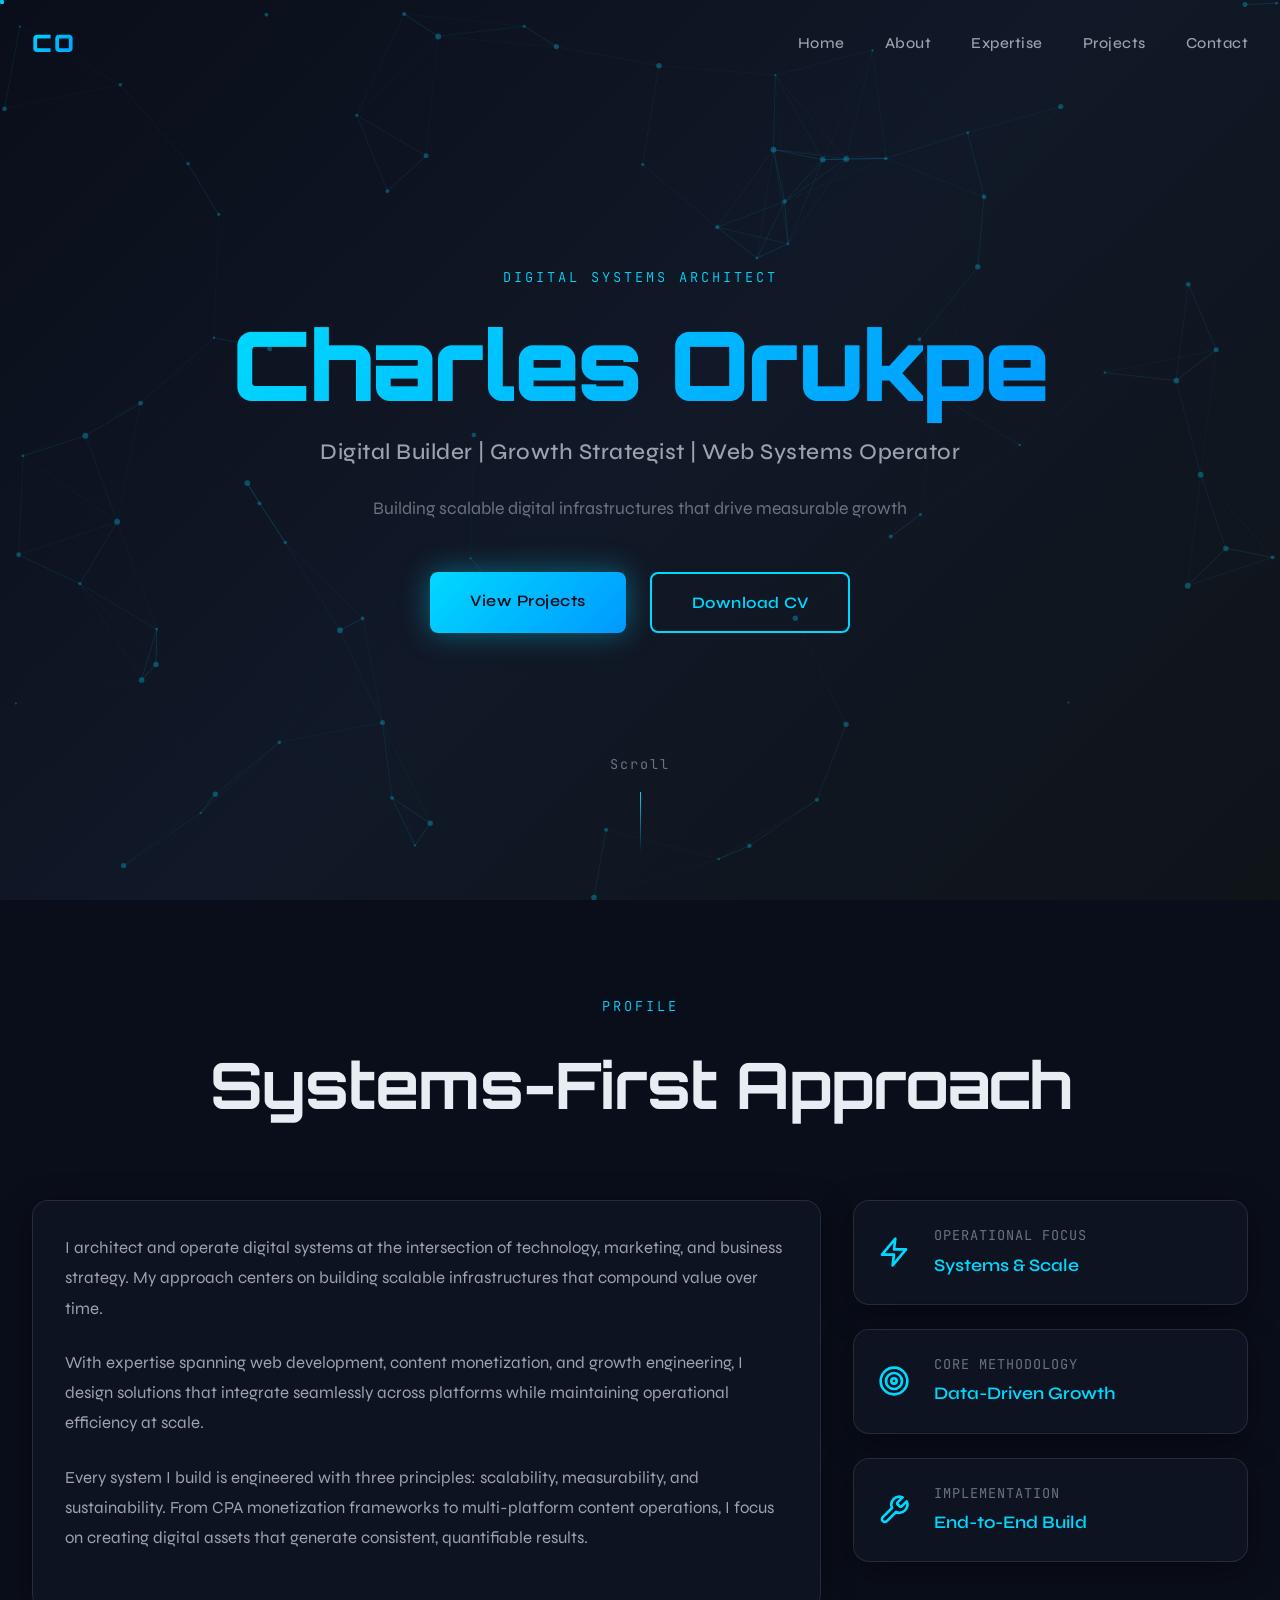
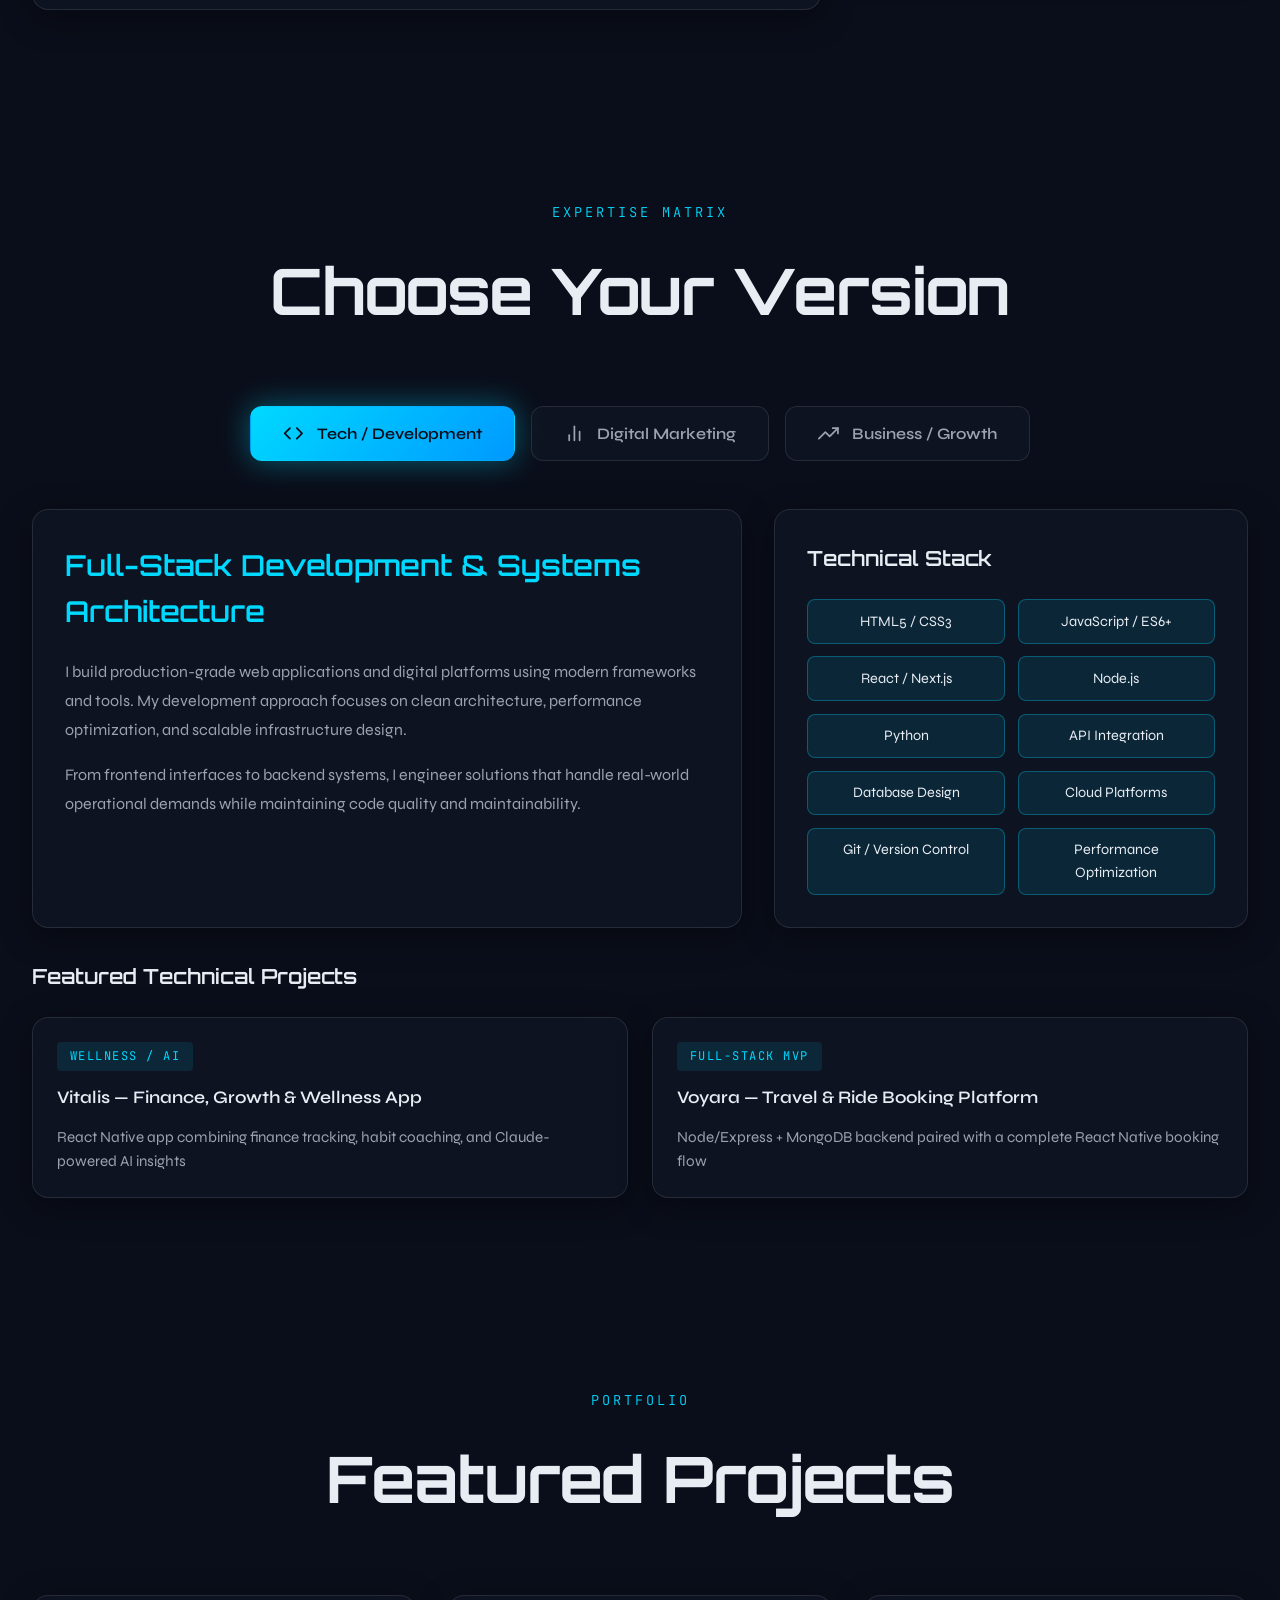
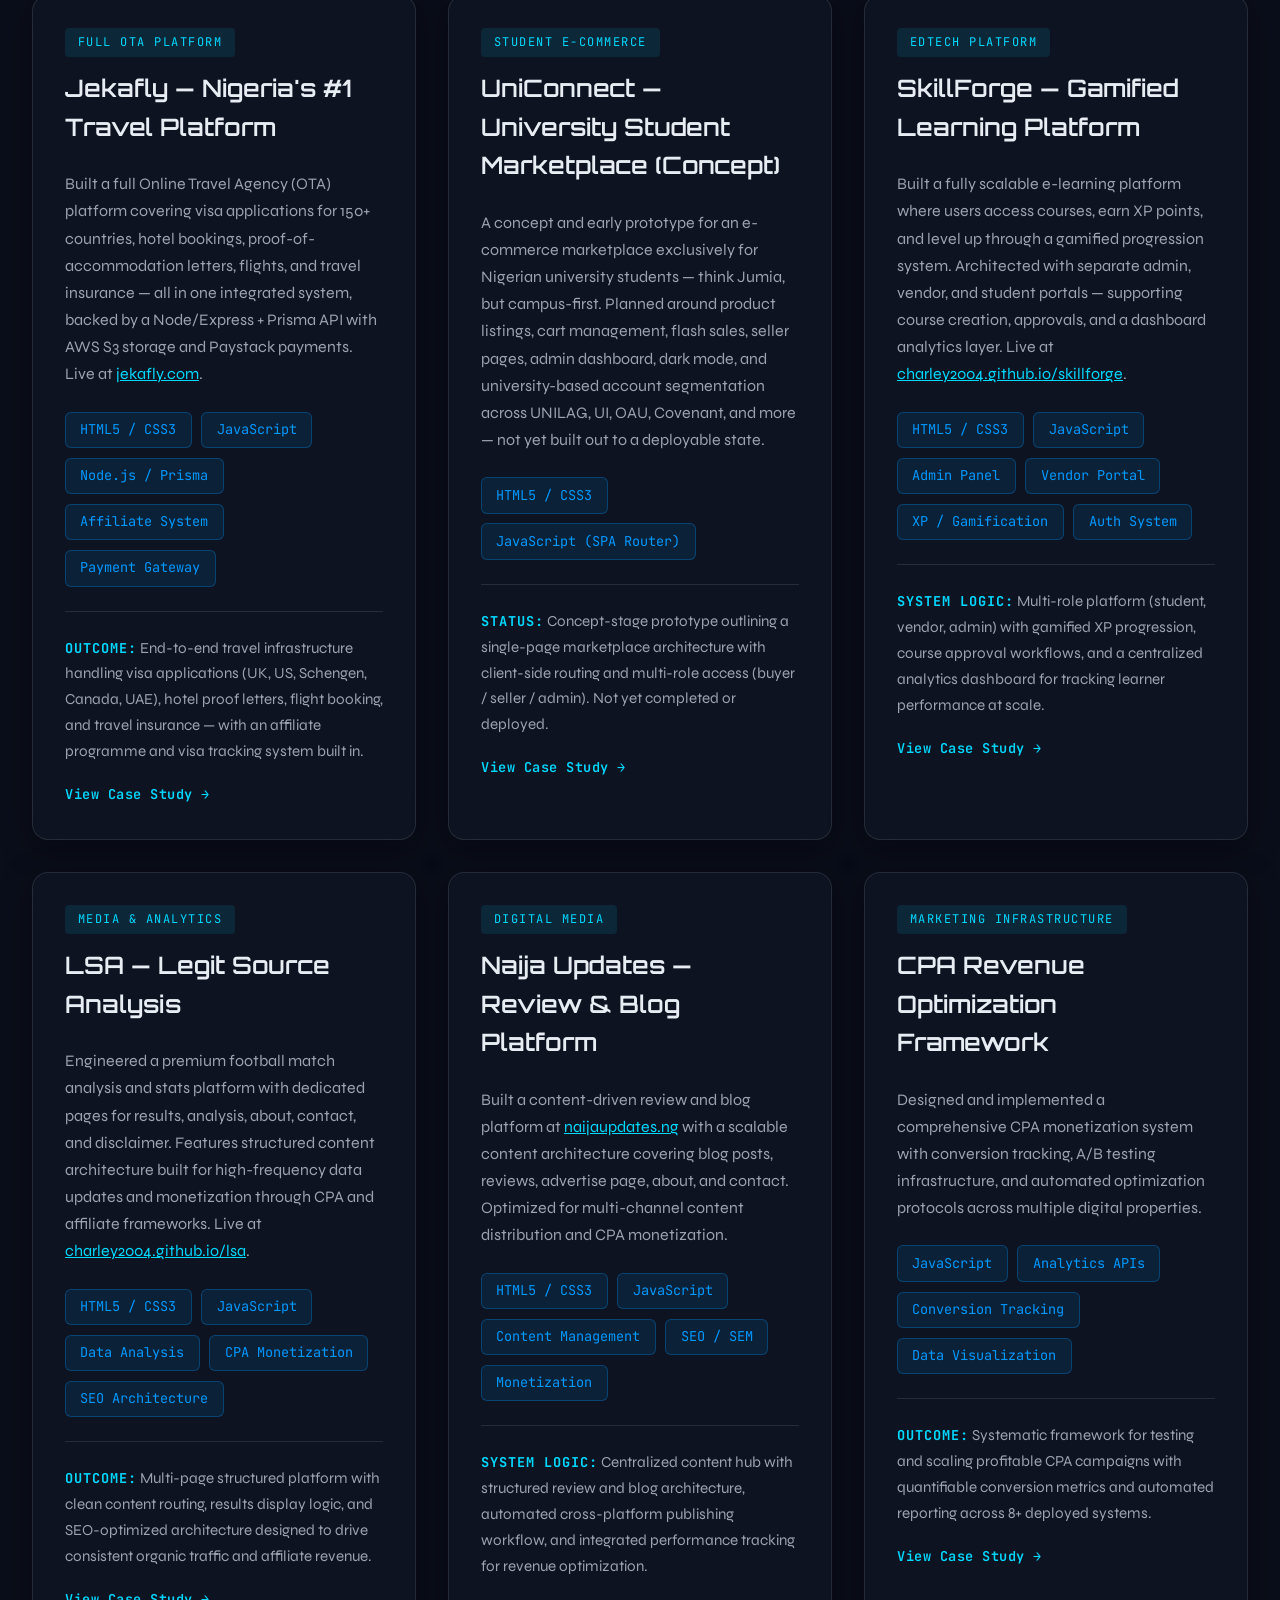
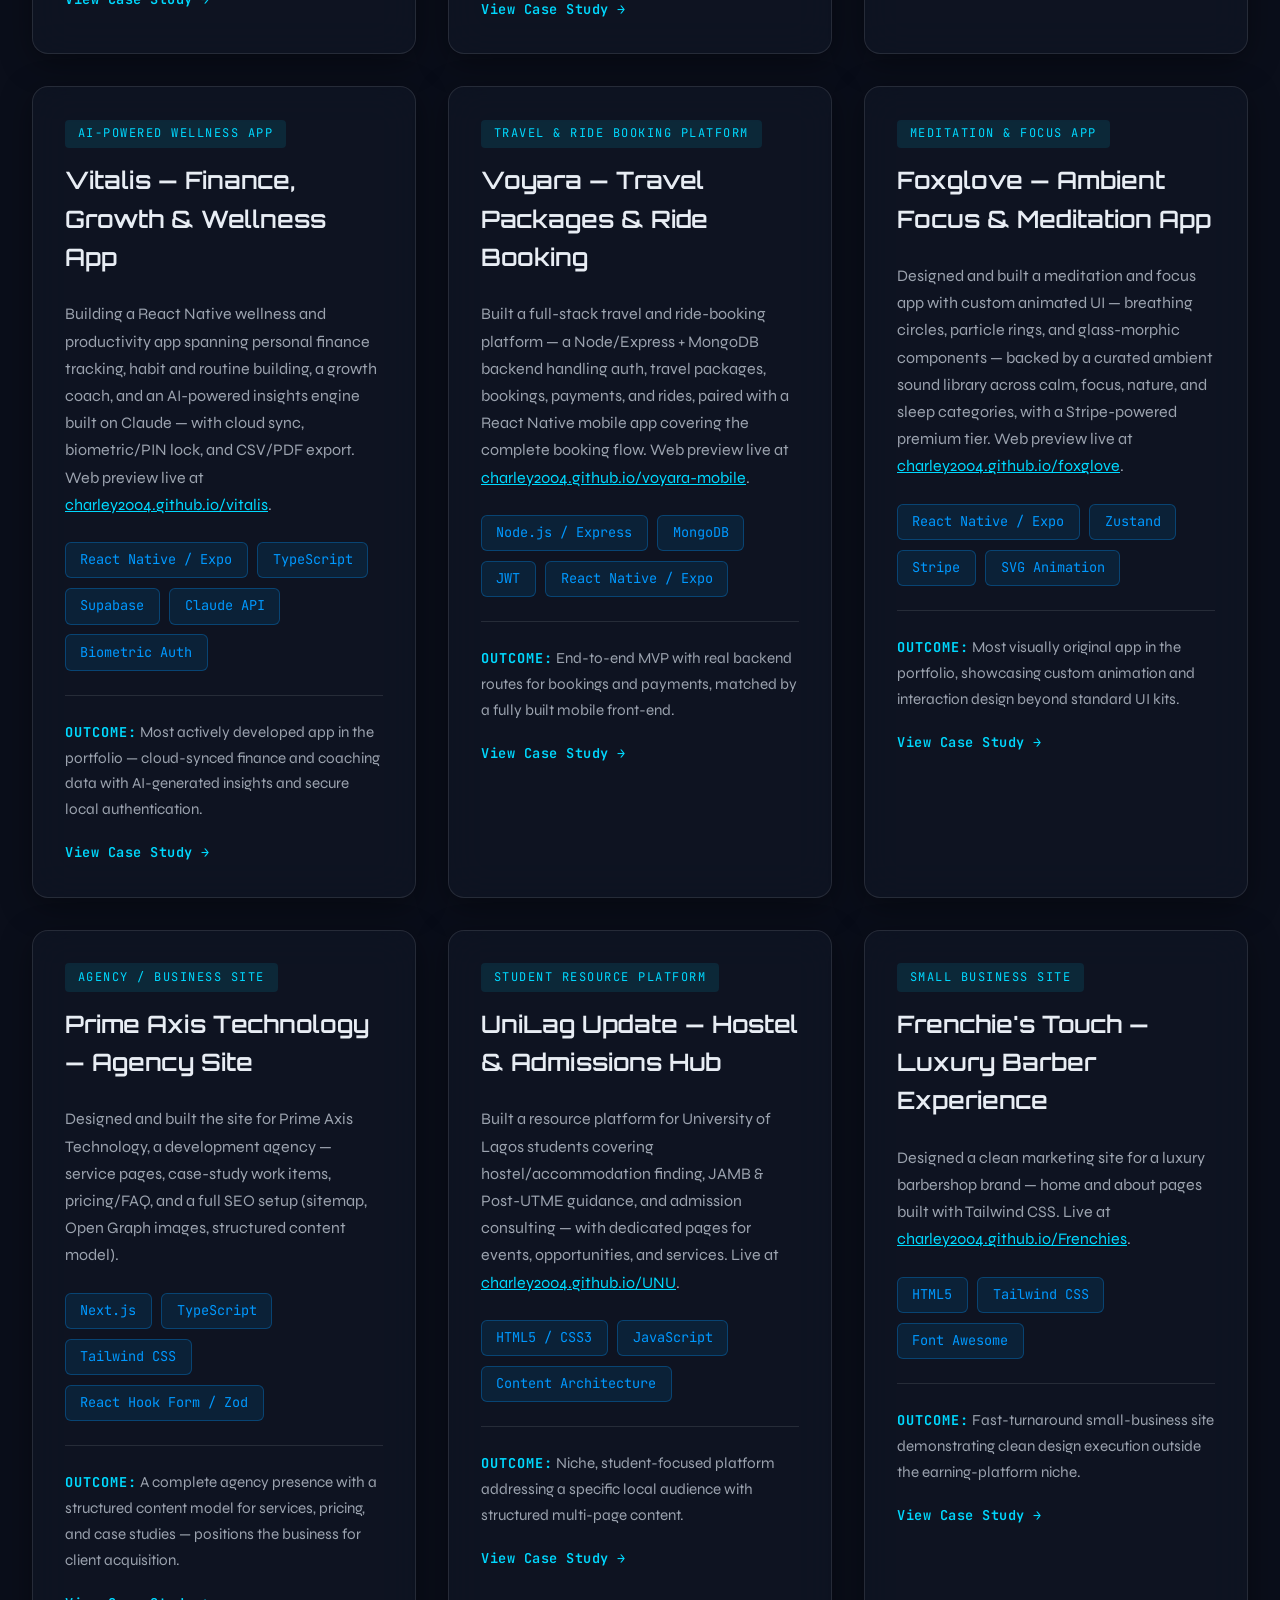
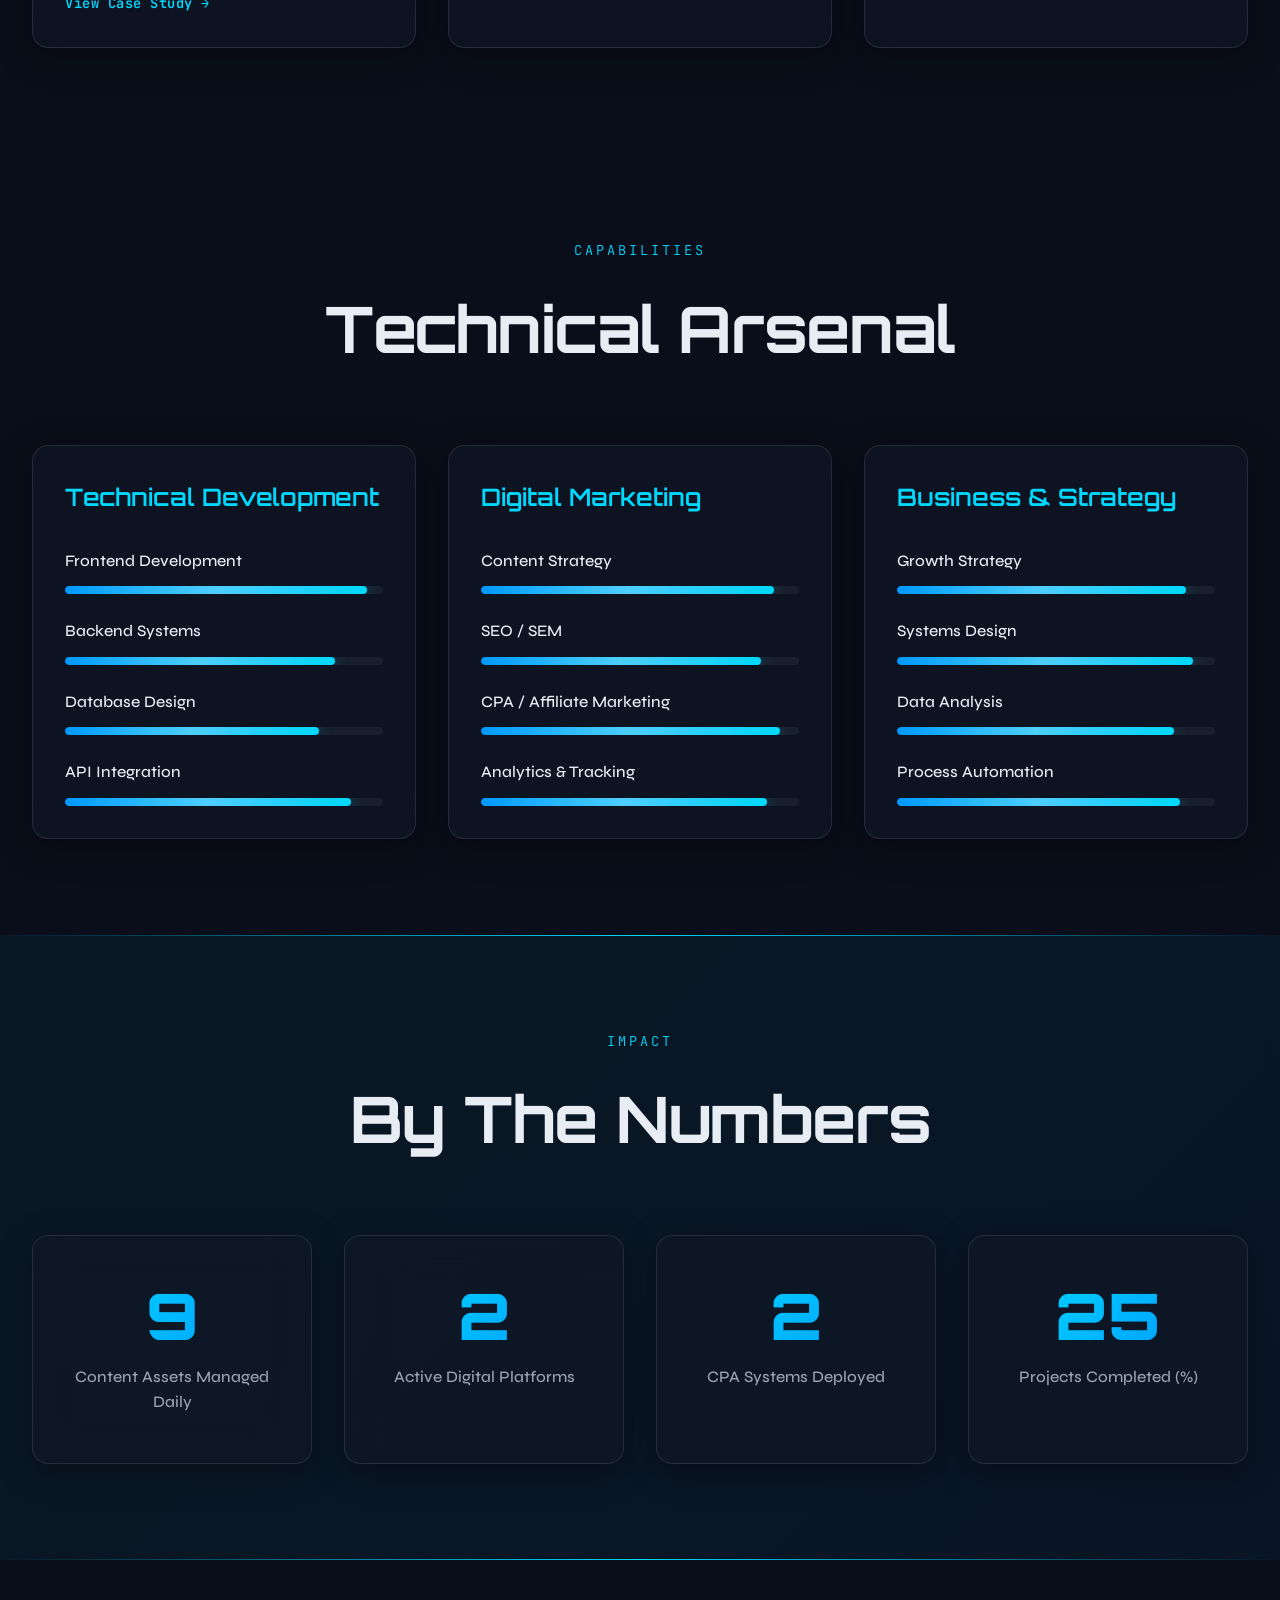
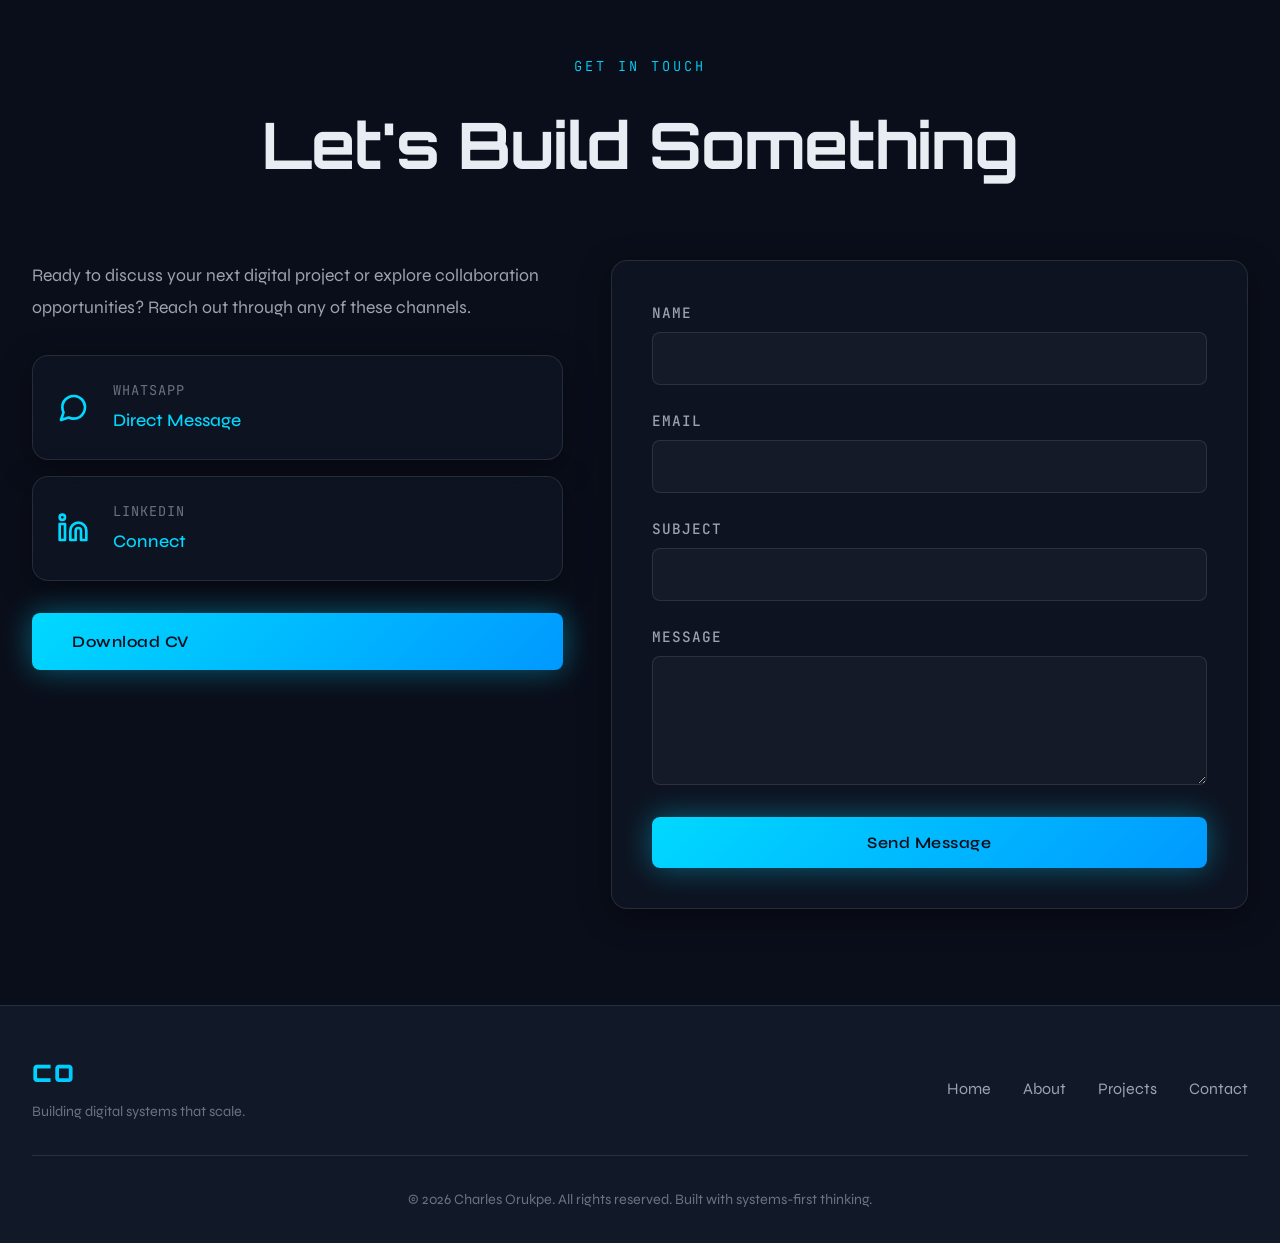
<file: index.html>
<!DOCTYPE html>
<html lang="en">
<head>
    <meta charset="UTF-8">
    <meta name="viewport" content="width=device-width, initial-scale=1.0">
    <title>Charles Orukpe | Digital Builder & Growth Strategist</title>
    <link rel="preconnect" href="https://fonts.googleapis.com">
    <link rel="preconnect" href="https://fonts.gstatic.com" crossorigin>
    <link href="https://fonts.googleapis.com/css2?family=Orbitron:wght@400;500;700;900&family=Syne:wght@400;500;600;700&family=JetBrains+Mono:wght@300;400&display=swap" rel="stylesheet">
    <link rel="stylesheet" href="portfoli-styles.css">
</head>
<body>
    <!-- Animated Background -->
    <div class="bg-animation">
        <canvas id="particles"></canvas>
    </div>

    <!-- Navigation -->
    <nav class="nav" id="nav">
        <div class="nav-container">
            <div class="nav-logo">CO</div>
            <ul class="nav-menu">
                <li><a href="#hero" class="nav-link">Home</a></li>
                <li><a href="#about" class="nav-link">About</a></li>
                <li><a href="#versions" class="nav-link">Expertise</a></li>
                <li><a href="#projects" class="nav-link">Projects</a></li>
                <li><a href="#contact" class="nav-link">Contact</a></li>
            </ul>
            <div class="nav-toggle" id="navToggle">
                <span></span>
                <span></span>
                <span></span>
            </div>
        </div>
    </nav>

    <!-- Hero Section -->
    <section class="hero" id="hero">
        <div class="hero-content">
            <div class="hero-label fade-in">Digital Systems Architect</div>
            <h1 class="hero-title fade-in-up">
                <span class="gradient-text">Charles Orukpe</span>
            </h1>
            <p class="hero-subtitle fade-in-up delay-1">
                Digital Builder | Growth Strategist | Web Systems Operator
            </p>
            <p class="hero-tagline fade-in-up delay-2">
                Building scalable digital infrastructures that drive measurable growth
            </p>
            <div class="hero-cta fade-in-up delay-3">
                <a href="#projects" class="btn btn-primary">View Projects</a>
                <a href="cv.html" target="_blank" class="btn  btn-secondary">Download CV</a>
            </div>
        </div>
        <div class="hero-scroll">
            <span>Scroll</span>
            <div class="scroll-line"></div>
        </div>
    </section>

    <!-- About Section -->
    <section class="about" id="about">
        <div class="container">
            <div class="section-header">
                <span class="section-label">Profile</span>
                <h2 class="section-title">Systems-First Approach</h2>
            </div>
            <div class="about-grid">
                <div class="about-text glass-card">
                    <p>I architect and operate digital systems at the intersection of technology, marketing, and business strategy. My approach centers on building scalable infrastructures that compound value over time.</p>
                    <p>With expertise spanning web development, content monetization, and growth engineering, I design solutions that integrate seamlessly across platforms while maintaining operational efficiency at scale.</p>
                    <p>Every system I build is engineered with three principles: scalability, measurability, and sustainability. From CPA monetization frameworks to multi-platform content operations, I focus on creating digital assets that generate consistent, quantifiable results.</p>
                </div>
                <div class="about-stats">
                    <div class="stat-card glass-card">
                        <div class="stat-icon" aria-hidden="true"><svg viewBox="0 0 24 24" fill="none" stroke="currentColor" stroke-width="2" stroke-linecap="round" stroke-linejoin="round"><polygon points="13 2 3 14 12 14 11 22 21 10 12 10 13 2"></polygon></svg></div>
                        <div class="stat-content">
                            <div class="stat-label">Operational Focus</div>
                            <div class="stat-value">Systems & Scale</div>
                        </div>
                    </div>
                    <div class="stat-card glass-card">
                        <div class="stat-icon" aria-hidden="true"><svg viewBox="0 0 24 24" fill="none" stroke="currentColor" stroke-width="2" stroke-linecap="round" stroke-linejoin="round"><circle cx="12" cy="12" r="10"></circle><circle cx="12" cy="12" r="6"></circle><circle cx="12" cy="12" r="2"></circle></svg></div>
                        <div class="stat-content">
                            <div class="stat-label">Core Methodology</div>
                            <div class="stat-value">Data-Driven Growth</div>
                        </div>
                    </div>
                    <div class="stat-card glass-card">
                        <div class="stat-icon" aria-hidden="true"><svg viewBox="0 0 24 24" fill="none" stroke="currentColor" stroke-width="2" stroke-linecap="round" stroke-linejoin="round"><path d="M14.7 6.3a1 1 0 0 0 0 1.4l1.6 1.6a1 1 0 0 0 1.4 0l3.77-3.77a6 6 0 0 1-7.94 7.94l-6.91 6.91a2.12 2.12 0 0 1-3-3l6.91-6.91a6 6 0 0 1 7.94-7.94l-3.76 3.76z"></path></svg></div>
                        <div class="stat-content">
                            <div class="stat-label">Implementation</div>
                            <div class="stat-value">End-to-End Build</div>
                        </div>
                    </div>
                </div>
            </div>
        </div>
    </section>

    <!-- Choose Your Version Section -->
    <section class="versions" id="versions">
        <div class="container">
            <div class="section-header">
                <span class="section-label">Expertise Matrix</span>
                <h2 class="section-title">Choose Your Version</h2>
            </div>
            <div class="version-tabs">
                <button class="version-tab active" data-version="tech">
                    <span class="tab-icon" aria-hidden="true"><svg viewBox="0 0 24 24" fill="none" stroke="currentColor" stroke-width="2" stroke-linecap="round" stroke-linejoin="round"><polyline points="16 18 22 12 16 6"></polyline><polyline points="8 6 2 12 8 18"></polyline></svg></span>
                    <span class="tab-text">Tech / Development</span>
                </button>
                <button class="version-tab" data-version="marketing">
                    <span class="tab-icon" aria-hidden="true"><svg viewBox="0 0 24 24" fill="none" stroke="currentColor" stroke-width="2" stroke-linecap="round" stroke-linejoin="round"><line x1="18" y1="20" x2="18" y2="10"></line><line x1="12" y1="20" x2="12" y2="4"></line><line x1="6" y1="20" x2="6" y2="14"></line></svg></span>
                    <span class="tab-text">Digital Marketing</span>
                </button>
                <button class="version-tab" data-version="business">
                    <span class="tab-icon" aria-hidden="true"><svg viewBox="0 0 24 24" fill="none" stroke="currentColor" stroke-width="2" stroke-linecap="round" stroke-linejoin="round"><polyline points="23 6 13.5 15.5 8.5 10.5 1 18"></polyline><polyline points="17 6 23 6 23 12"></polyline></svg></span>
                    <span class="tab-text">Business / Growth</span>
                </button>
            </div>
            
            <div class="version-content">
                <!-- Tech Version -->
                <div class="version-panel active" id="tech">
                    <div class="version-grid">
                        <div class="version-summary glass-card">
                            <h3>Full-Stack Development & Systems Architecture</h3>
                            <p>I build production-grade web applications and digital platforms using modern frameworks and tools. My development approach focuses on clean architecture, performance optimization, and scalable infrastructure design.</p>
                            <p>From frontend interfaces to backend systems, I engineer solutions that handle real-world operational demands while maintaining code quality and maintainability.</p>
                        </div>
                        <div class="version-skills glass-card">
                            <h4>Technical Stack</h4>
                            <div class="skills-grid">
                                <span class="skill-tag">HTML5 / CSS3</span>
                                <span class="skill-tag">JavaScript / ES6+</span>
                                <span class="skill-tag">React / Next.js</span>
                                <span class="skill-tag">Node.js</span>
                                <span class="skill-tag">Python</span>
                                <span class="skill-tag">API Integration</span>
                                <span class="skill-tag">Database Design</span>
                                <span class="skill-tag">Cloud Platforms</span>
                                <span class="skill-tag">Git / Version Control</span>
                                <span class="skill-tag">Performance Optimization</span>
                            </div>
                        </div>
                    </div>
                    <div class="version-projects">
                        <h4>Featured Technical Projects</h4>
                        <div class="mini-projects">
                            <div class="mini-project glass-card">
                                <span class="project-type">Wellness / AI</span>
                                <h5>Vitalis — Finance, Growth & Wellness App</h5>
                                <p>React Native app combining finance tracking, habit coaching, and Claude-powered AI insights</p>
                            </div>
                            <div class="mini-project glass-card">
                                <span class="project-type">Full-Stack MVP</span>
                                <h5>Voyara — Travel & Ride Booking Platform</h5>
                                <p>Node/Express + MongoDB backend paired with a complete React Native booking flow</p>
                            </div>
                        </div>
                    </div>
                </div>

                <!-- Marketing Version -->
                <div class="version-panel" id="marketing">
                    <div class="version-grid">
                        <div class="version-summary glass-card">
                            <h3>Digital Marketing & Content Strategy</h3>
                            <p>I design and execute digital marketing systems that drive measurable acquisition and engagement. My approach combines content strategy, performance marketing, and conversion optimization to create sustainable growth engines.</p>
                            <p>Specializing in multi-platform content operations, CPA monetization, and data-driven campaign management, I build marketing infrastructures that scale efficiently.</p>
                        </div>
                        <div class="version-skills glass-card">
                            <h4>Marketing Capabilities</h4>
                            <div class="skills-grid">
                                <span class="skill-tag">Content Strategy</span>
                                <span class="skill-tag">SEO / SEM</span>
                                <span class="skill-tag">Social Media Marketing</span>
                                <span class="skill-tag">Email Marketing</span>
                                <span class="skill-tag">CPA / Affiliate Marketing</span>
                                <span class="skill-tag">Conversion Optimization</span>
                                <span class="skill-tag">Analytics & Tracking</span>
                                <span class="skill-tag">Marketing Automation</span>
                                <span class="skill-tag">A/B Testing</span>
                                <span class="skill-tag">Campaign Management</span>
                            </div>
                        </div>
                    </div>
                    <div class="version-projects">
                        <h4>Featured Marketing Projects</h4>
                        <div class="mini-projects">
                            <div class="mini-project glass-card">
                                <span class="project-type">Content Operations</span>
                                <h5>Naija Updates — Review & Blog Platform</h5>
                                <p>Structured review/blog architecture live at naijaupdates.ng, optimized for SEO and CPA monetization</p>
                            </div>
                            <div class="mini-project glass-card">
                                <span class="project-type">Student Audience</span>
                                <h5>UniLag Update — Hostel & Admissions Hub</h5>
                                <p>Niche multi-page resource platform built for a specific local student audience</p>
                            </div>
                        </div>
                    </div>
                </div>

                <!-- Business Version -->
                <div class="version-panel" id="business">
                    <div class="version-grid">
                        <div class="version-summary glass-card">
                            <h3>Business Strategy & Growth Operations</h3>
                            <p>I develop and implement growth strategies that transform digital initiatives into sustainable revenue streams. My focus is on building operational systems that scale, identifying leverage points in business models, and executing data-informed decisions.</p>
                            <p>From monetization architecture to operational frameworks, I bring a systems-thinking approach to business growth challenges.</p>
                        </div>
                        <div class="version-skills glass-card">
                            <h4>Business Competencies</h4>
                            <div class="skills-grid">
                                <span class="skill-tag">Growth Strategy</span>
                                <span class="skill-tag">Business Development</span>
                                <span class="skill-tag">Revenue Optimization</span>
                                <span class="skill-tag">Market Analysis</span>
                                <span class="skill-tag">Operational Systems</span>
                                <span class="skill-tag">Data Analytics</span>
                                <span class="skill-tag">Process Automation</span>
                                <span class="skill-tag">KPI Tracking</span>
                                <span class="skill-tag">Strategic Planning</span>
                                <span class="skill-tag">Resource Allocation</span>
                            </div>
                        </div>
                    </div>
                    <div class="version-projects">
                        <h4>Featured Business Projects</h4>
                        <div class="mini-projects">
                            <div class="mini-project glass-card">
                                <span class="project-type">Agency / Business Site</span>
                                <h5>Prime Axis Technology — Agency Site</h5>
                                <p>Structured service, pricing, and case-study content model built for client acquisition</p>
                            </div>
                            <div class="mini-project glass-card">
                                <span class="project-type">Monetization</span>
                                <h5>CPA Revenue Optimization Framework</h5>
                                <p>Systematic framework for testing and scaling profitable CPA campaigns across 8+ deployed systems</p>
                            </div>
                        </div>
                    </div>
                </div>
            </div>
        </div>
    </section>

    <!-- Projects Section -->
    <section class="projects" id="projects">
        <div class="container">
            <div class="section-header">
                <span class="section-label">Portfolio</span>
                <h2 class="section-title">Featured Projects</h2>
            </div>
            <div class="projects-grid">

                <!-- JEKAFLY -->
                <div class="project-card glass-card">
                    <div class="project-header">
                        <span class="project-category">Full OTA Platform</span>
                        <h3>Jekafly — Nigeria's #1 Travel Platform</h3>
                    </div>
                    <p class="project-description">
                        Built a full Online Travel Agency (OTA) platform covering visa applications for 150+ countries, hotel bookings, proof-of-accommodation letters, flights, and travel insurance — all in one integrated system, backed by a Node/Express + Prisma API with AWS S3 storage and Paystack payments. Live at <a href="https://jekafly.com" target="_blank" style="color: var(--accent-primary);">jekafly.com</a>.
                    </p>
                    <div class="project-tools">
                        <span>HTML5 / CSS3</span>
                        <span>JavaScript</span>
                        <span>Node.js / Prisma</span>
                        <span>Affiliate System</span>
                        <span>Payment Gateway</span>
                    </div>
                    <div class="project-outcome">
                        <strong>Outcome:</strong> End-to-end travel infrastructure handling visa applications (UK, US, Schengen, Canada, UAE), hotel proof letters, flight booking, and travel insurance — with an affiliate programme and visa tracking system built in.
                    </div>
                    <a href="project.html?slug=jekafly" class="project-view-link">View Case Study &rarr;</a>
                </div>

                <!-- UNICONNECT -->
                <div class="project-card glass-card">
                    <div class="project-header">
                        <span class="project-category">Student E-Commerce</span>
                        <h3>UniConnect — University Student Marketplace (Concept)</h3>
                    </div>
                    <p class="project-description">
                        A concept and early prototype for an e-commerce marketplace exclusively for Nigerian university students — think Jumia, but campus-first. Planned around product listings, cart management, flash sales, seller pages, admin dashboard, dark mode, and university-based account segmentation across UNILAG, UI, OAU, Covenant, and more — not yet built out to a deployable state.
                    </p>
                    <div class="project-tools">
                        <span>HTML5 / CSS3</span>
                        <span>JavaScript (SPA Router)</span>
                    </div>
                    <div class="project-outcome">
                        <strong>Status:</strong> Concept-stage prototype outlining a single-page marketplace architecture with client-side routing and multi-role access (buyer / seller / admin). Not yet completed or deployed.
                    </div>
                    <a href="project.html?slug=uniconnect" class="project-view-link">View Case Study &rarr;</a>
                </div>

                <!-- SKILLFORGE -->
                <div class="project-card glass-card">
                    <div class="project-header">
                        <span class="project-category">EdTech Platform</span>
                        <h3>SkillForge — Gamified Learning Platform</h3>
                    </div>
                    <p class="project-description">
                        Built a fully scalable e-learning platform where users access courses, earn XP points, and level up through a gamified progression system. Architected with separate admin, vendor, and student portals — supporting course creation, approvals, and a dashboard analytics layer. Live at <a href="https://charley2004.github.io/skillforge/" target="_blank" style="color: var(--accent-primary);">charley2004.github.io/skillforge</a>.
                    </p>
                    <div class="project-tools">
                        <span>HTML5 / CSS3</span>
                        <span>JavaScript</span>
                        <span>Admin Panel</span>
                        <span>Vendor Portal</span>
                        <span>XP / Gamification</span>
                        <span>Auth System</span>
                    </div>
                    <div class="project-outcome">
                        <strong>System Logic:</strong> Multi-role platform (student, vendor, admin) with gamified XP progression, course approval workflows, and a centralized analytics dashboard for tracking learner performance at scale.
                    </div>
                    <a href="project.html?slug=skillforge" class="project-view-link">View Case Study &rarr;</a>
                </div>

                <!-- LSA / NAIJA UPDATES -->
                <div class="project-card glass-card">
                    <div class="project-header">
                        <span class="project-category">Media & Analytics</span>
                        <h3>LSA — Legit Source Analysis</h3>
                    </div>
                    <p class="project-description">
                        Engineered a premium football match analysis and stats platform with dedicated pages for results, analysis, about, contact, and disclaimer. Features structured content architecture built for high-frequency data updates and monetization through CPA and affiliate frameworks. Live at <a href="https://charley2004.github.io/lsa/" target="_blank" style="color: var(--accent-primary);">charley2004.github.io/lsa</a>.
                    </p>
                    <div class="project-tools">
                        <span>HTML5 / CSS3</span>
                        <span>JavaScript</span>
                        <span>Data Analysis</span>
                        <span>CPA Monetization</span>
                        <span>SEO Architecture</span>
                    </div>
                    <div class="project-outcome">
                        <strong>Outcome:</strong> Multi-page structured platform with clean content routing, results display logic, and SEO-optimized architecture designed to drive consistent organic traffic and affiliate revenue.
                    </div>
                    <a href="project.html?slug=lsa" class="project-view-link">View Case Study &rarr;</a>
                </div>

                <!-- NAIJA UPDATES -->
                <div class="project-card glass-card">
                    <div class="project-header">
                        <span class="project-category">Digital Media</span>
                        <h3>Naija Updates — Review & Blog Platform</h3>
                    </div>
                    <p class="project-description">
                        Built a content-driven review and blog platform at <a href="https://naijaupdates.ng" target="_blank" style="color: var(--accent-primary);">naijaupdates.ng</a> with a scalable content architecture covering blog posts, reviews, advertise page, about, and contact. Optimized for multi-channel content distribution and CPA monetization.
                    </p>
                    <div class="project-tools">
                        <span>HTML5 / CSS3</span>
                        <span>JavaScript</span>
                        <span>Content Management</span>
                        <span>SEO / SEM</span>
                        <span>Monetization</span>
                    </div>
                    <div class="project-outcome">
                        <strong>System Logic:</strong> Centralized content hub with structured review and blog architecture, automated cross-platform publishing workflow, and integrated performance tracking for revenue optimization.
                    </div>
                    <a href="project.html?slug=naija-updates" class="project-view-link">View Case Study &rarr;</a>
                </div>

                <!-- CPA Framework -->
                <div class="project-card glass-card">
                    <div class="project-header">
                        <span class="project-category">Marketing Infrastructure</span>
                        <h3>CPA Revenue Optimization Framework</h3>
                    </div>
                    <p class="project-description">
                        Designed and implemented a comprehensive CPA monetization system with conversion tracking, A/B testing infrastructure, and automated optimization protocols across multiple digital properties.
                    </p>
                    <div class="project-tools">
                        <span>JavaScript</span>
                        <span>Analytics APIs</span>
                        <span>Conversion Tracking</span>
                        <span>Data Visualization</span>
                    </div>
                    <div class="project-outcome">
                        <strong>Outcome:</strong> Systematic framework for testing and scaling profitable CPA campaigns with quantifiable conversion metrics and automated reporting across 8+ deployed systems.
                    </div>
                    <a href="project.html?slug=cpa-framework" class="project-view-link">View Case Study &rarr;</a>
                </div>

                <!-- VITALIS -->
                <div class="project-card glass-card">
                    <div class="project-header">
                        <span class="project-category">AI-Powered Wellness App</span>
                        <h3>Vitalis — Finance, Growth & Wellness App</h3>
                    </div>
                    <p class="project-description">
                        Building a React Native wellness and productivity app spanning personal finance tracking, habit and routine building, a growth coach, and an AI-powered insights engine built on Claude — with cloud sync, biometric/PIN lock, and CSV/PDF export. Web preview live at <a href="https://charley2004.github.io/vitalis/" target="_blank" style="color: var(--accent-primary);">charley2004.github.io/vitalis</a>.
                    </p>
                    <div class="project-tools">
                        <span>React Native / Expo</span>
                        <span>TypeScript</span>
                        <span>Supabase</span>
                        <span>Claude API</span>
                        <span>Biometric Auth</span>
                    </div>
                    <div class="project-outcome">
                        <strong>Outcome:</strong> Most actively developed app in the portfolio — cloud-synced finance and coaching data with AI-generated insights and secure local authentication.
                    </div>
                    <a href="project.html?slug=vitalis" class="project-view-link">View Case Study &rarr;</a>
                </div>

                <!-- VOYARA -->
                <div class="project-card glass-card">
                    <div class="project-header">
                        <span class="project-category">Travel & Ride Booking Platform</span>
                        <h3>Voyara — Travel Packages & Ride Booking</h3>
                    </div>
                    <p class="project-description">
                        Built a full-stack travel and ride-booking platform — a Node/Express + MongoDB backend handling auth, travel packages, bookings, payments, and rides, paired with a React Native mobile app covering the complete booking flow. Web preview live at <a href="https://charley2004.github.io/voyara-mobile/" target="_blank" style="color: var(--accent-primary);">charley2004.github.io/voyara-mobile</a>.
                    </p>
                    <div class="project-tools">
                        <span>Node.js / Express</span>
                        <span>MongoDB</span>
                        <span>JWT</span>
                        <span>React Native / Expo</span>
                    </div>
                    <div class="project-outcome">
                        <strong>Outcome:</strong> End-to-end MVP with real backend routes for bookings and payments, matched by a fully built mobile front-end.
                    </div>
                    <a href="project.html?slug=voyara" class="project-view-link">View Case Study &rarr;</a>
                </div>

                <!-- FOXGLOVE -->
                <div class="project-card glass-card">
                    <div class="project-header">
                        <span class="project-category">Meditation & Focus App</span>
                        <h3>Foxglove — Ambient Focus & Meditation App</h3>
                    </div>
                    <p class="project-description">
                        Designed and built a meditation and focus app with custom animated UI — breathing circles, particle rings, and glass-morphic components — backed by a curated ambient sound library across calm, focus, nature, and sleep categories, with a Stripe-powered premium tier. Web preview live at <a href="https://charley2004.github.io/foxglove/" target="_blank" style="color: var(--accent-primary);">charley2004.github.io/foxglove</a>.
                    </p>
                    <div class="project-tools">
                        <span>React Native / Expo</span>
                        <span>Zustand</span>
                        <span>Stripe</span>
                        <span>SVG Animation</span>
                    </div>
                    <div class="project-outcome">
                        <strong>Outcome:</strong> Most visually original app in the portfolio, showcasing custom animation and interaction design beyond standard UI kits.
                    </div>
                    <a href="project.html?slug=foxglove" class="project-view-link">View Case Study &rarr;</a>
                </div>

                <!-- PRIME AXIS -->
                <div class="project-card glass-card">
                    <div class="project-header">
                        <span class="project-category">Agency / Business Site</span>
                        <h3>Prime Axis Technology — Agency Site</h3>
                    </div>
                    <p class="project-description">
                        Designed and built the site for Prime Axis Technology, a development agency — service pages, case-study work items, pricing/FAQ, and a full SEO setup (sitemap, Open Graph images, structured content model).
                    </p>
                    <div class="project-tools">
                        <span>Next.js</span>
                        <span>TypeScript</span>
                        <span>Tailwind CSS</span>
                        <span>React Hook Form / Zod</span>
                    </div>
                    <div class="project-outcome">
                        <strong>Outcome:</strong> A complete agency presence with a structured content model for services, pricing, and case studies — positions the business for client acquisition.
                    </div>
                    <a href="project.html?slug=prime-axis" class="project-view-link">View Case Study &rarr;</a>
                </div>

                <!-- UNU -->
                <div class="project-card glass-card">
                    <div class="project-header">
                        <span class="project-category">Student Resource Platform</span>
                        <h3>UniLag Update — Hostel & Admissions Hub</h3>
                    </div>
                    <p class="project-description">
                        Built a resource platform for University of Lagos students covering hostel/accommodation finding, JAMB & Post-UTME guidance, and admission consulting — with dedicated pages for events, opportunities, and services. Live at <a href="https://charley2004.github.io/UNU/" target="_blank" style="color: var(--accent-primary);">charley2004.github.io/UNU</a>.
                    </p>
                    <div class="project-tools">
                        <span>HTML5 / CSS3</span>
                        <span>JavaScript</span>
                        <span>Content Architecture</span>
                    </div>
                    <div class="project-outcome">
                        <strong>Outcome:</strong> Niche, student-focused platform addressing a specific local audience with structured multi-page content.
                    </div>
                    <a href="project.html?slug=unilag-update" class="project-view-link">View Case Study &rarr;</a>
                </div>

                <!-- FRENCHIE'S TOUCH -->
                <div class="project-card glass-card">
                    <div class="project-header">
                        <span class="project-category">Small Business Site</span>
                        <h3>Frenchie's Touch — Luxury Barber Experience</h3>
                    </div>
                    <p class="project-description">
                        Designed a clean marketing site for a luxury barbershop brand — home and about pages built with Tailwind CSS. Live at <a href="https://charley2004.github.io/Frenchies/" target="_blank" style="color: var(--accent-primary);">charley2004.github.io/Frenchies</a>.
                    </p>
                    <div class="project-tools">
                        <span>HTML5</span>
                        <span>Tailwind CSS</span>
                        <span>Font Awesome</span>
                    </div>
                    <div class="project-outcome">
                        <strong>Outcome:</strong> Fast-turnaround small-business site demonstrating clean design execution outside the earning-platform niche.
                    </div>
                    <a href="project.html?slug=frenchies-touch" class="project-view-link">View Case Study &rarr;</a>
                </div>

            </div>
        </div>
    </section>

    <!-- Skills Section -->
    <section class="skills" id="skills">
        <div class="container">
            <div class="section-header">
                <span class="section-label">Capabilities</span>
                <h2 class="section-title">Technical Arsenal</h2>
            </div>
            <div class="skills-categories">
                <div class="skill-category glass-card">
                    <h3>Technical Development</h3>
                    <div class="skill-items">
                        <div class="skill-item">
                            <span class="skill-name">Frontend Development</span>
                            <div class="skill-bar"><div class="skill-fill" style="width: 95%"></div></div>
                        </div>
                        <div class="skill-item">
                            <span class="skill-name">Backend Systems</span>
                            <div class="skill-bar"><div class="skill-fill" style="width: 85%"></div></div>
                        </div>
                        <div class="skill-item">
                            <span class="skill-name">Database Design</span>
                            <div class="skill-bar"><div class="skill-fill" style="width: 80%"></div></div>
                        </div>
                        <div class="skill-item">
                            <span class="skill-name">API Integration</span>
                            <div class="skill-bar"><div class="skill-fill" style="width: 90%"></div></div>
                        </div>
                    </div>
                </div>

                <div class="skill-category glass-card">
                    <h3>Digital Marketing</h3>
                    <div class="skill-items">
                        <div class="skill-item">
                            <span class="skill-name">Content Strategy</span>
                            <div class="skill-bar"><div class="skill-fill" style="width: 92%"></div></div>
                        </div>
                        <div class="skill-item">
                            <span class="skill-name">SEO / SEM</span>
                            <div class="skill-bar"><div class="skill-fill" style="width: 88%"></div></div>
                        </div>
                        <div class="skill-item">
                            <span class="skill-name">CPA / Affiliate Marketing</span>
                            <div class="skill-bar"><div class="skill-fill" style="width: 94%"></div></div>
                        </div>
                        <div class="skill-item">
                            <span class="skill-name">Analytics & Tracking</span>
                            <div class="skill-bar"><div class="skill-fill" style="width: 90%"></div></div>
                        </div>
                    </div>
                </div>

                <div class="skill-category glass-card">
                    <h3>Business & Strategy</h3>
                    <div class="skill-items">
                        <div class="skill-item">
                            <span class="skill-name">Growth Strategy</span>
                            <div class="skill-bar"><div class="skill-fill" style="width: 91%"></div></div>
                        </div>
                        <div class="skill-item">
                            <span class="skill-name">Systems Design</span>
                            <div class="skill-bar"><div class="skill-fill" style="width: 93%"></div></div>
                        </div>
                        <div class="skill-item">
                            <span class="skill-name">Data Analysis</span>
                            <div class="skill-bar"><div class="skill-fill" style="width: 87%"></div></div>
                        </div>
                        <div class="skill-item">
                            <span class="skill-name">Process Automation</span>
                            <div class="skill-bar"><div class="skill-fill" style="width: 89%"></div></div>
                        </div>
                    </div>
                </div>
            </div>
        </div>
    </section>

    <!-- Metrics Section -->
    <section class="metrics" id="metrics">
        <div class="container">
            <div class="section-header">
                <span class="section-label">Impact</span>
                <h2 class="section-title">By The Numbers</h2>
            </div>
            <div class="metrics-grid">
                <div class="metric-card glass-card">
                    <div class="metric-value" data-target="35">0</div>
                    <div class="metric-label">Content Assets Managed Daily</div>
                </div>
                <div class="metric-card glass-card">
                    <div class="metric-value" data-target="9">0</div>
                    <div class="metric-label">Active Digital Platforms</div>
                </div>
                <div class="metric-card glass-card">
                    <div class="metric-value" data-target="8">0</div>
                    <div class="metric-label">CPA Systems Deployed</div>
                </div>
                <div class="metric-card glass-card">
                    <div class="metric-value" data-target="100">0</div>
                    <div class="metric-label">Projects Completed (%)</div>
                </div>
            </div>
        </div>
    </section>

    <!-- Contact Section -->
    <section class="contact" id="contact">
        <div class="container">
            <div class="section-header">
                <span class="section-label">Get In Touch</span>
                <h2 class="section-title">Let's Build Something</h2>
            </div>
            <div class="contact-grid">
                <div class="contact-info">
                    <p class="contact-intro">Ready to discuss your next digital project or explore collaboration opportunities? Reach out through any of these channels.</p>
                    <div class="contact-methods">
                        <!-- <a href="/cdn-cgi/l/email-protection#42212a23302e273102273a232f322e276c212d2f" class="contact-method glass-card">
                            <span class="method-icon" aria-hidden="true"><svg viewBox="0 0 24 24" fill="none" stroke="currentColor" stroke-width="2" stroke-linecap="round" stroke-linejoin="round"><path d="M4 4h16c1.1 0 2 .9 2 2v12c0 1.1-.9 2-2 2H4c-1.1 0-2-.9-2-2V6c0-1.1.9-2 2-2z"></path><polyline points="22 6 12 13 2 6"></polyline></svg></span>
                            <div class="method-content">
                                <div class="method-label">Email</div>
                                <div class="method-value"><span class="__cf_email__" data-cfemail="fb98939a89979e8894898e908b9ecfc9bb9e839a968b979ed5989496">[email&#160;protected]</span></div>
                            </div>
                        </a> -->
                        <a href="https://wa.link/srwizz" class="contact-method glass-card" target="_blank">
                            <span class="method-icon" aria-hidden="true"><svg viewBox="0 0 24 24" fill="none" stroke="currentColor" stroke-width="2" stroke-linecap="round" stroke-linejoin="round"><path d="M21 11.5a8.38 8.38 0 0 1-.9 3.8 8.5 8.5 0 0 1-7.6 4.7 8.38 8.38 0 0 1-3.8-.9L3 21l1.9-5.7a8.38 8.38 0 0 1-.9-3.8 8.5 8.5 0 0 1 4.7-7.6 8.38 8.38 0 0 1 3.8-.9h.5a8.48 8.48 0 0 1 8 8v.5z"></path></svg></span>
                            <div class="method-content">
                                <div class="method-label">WhatsApp</div>
                                <div class="method-value">Direct Message</div>
                            </div>
                        </a>
                        <a href="https://www.linkedin.com/in/charles-orukpe-bb7964367?utm_source=share&utm_campaign=share_via&utm_content=profile&utm_medium=ios_app" class="contact-method glass-card" target="_blank">
                            <span class="method-icon" aria-hidden="true"><svg viewBox="0 0 24 24" fill="none" stroke="currentColor" stroke-width="2" stroke-linecap="round" stroke-linejoin="round"><path d="M16 8a6 6 0 0 1 6 6v7h-4v-7a2 2 0 0 0-2-2 2 2 0 0 0-2 2v7h-4v-7a6 6 0 0 1 6-6z"></path><rect x="2" y="9" width="4" height="12"></rect><circle cx="4" cy="4" r="2"></circle></svg></span>
                            <div class="method-content">
                                <div class="method-label">LinkedIn</div>
                                <div class="method-value">Connect</div>
                            </div>
                        </a>
                    </div>
                    <a href="cv.html" target="_blank" class="btn btn-primary btn-full" id="downloadCV">Download CV</a>
                </div>
                <div class="contact-form glass-card">
                    <form id="contactForm">
                        <div class="form-group">
                            <label for="name">Name</label>
                            <input type="text" id="name" name="name" required>
                        </div>
                        <div class="form-group">
                            <label for="email">Email</label>
                            <input type="email" id="email" name="email" required>
                        </div>
                        <div class="form-group">
                            <label for="subject">Subject</label>
                            <input type="text" id="subject" name="subject" required>
                        </div>
                        <div class="form-group">
                            <label for="message">Message</label>
                            <textarea id="message" name="message" rows="5" required></textarea>
                        </div>
                        <button type="submit" class="btn btn-primary btn-full">Send Message</button>
                    </form>
                </div>
            </div>
        </div>
    </section>

    <!-- Footer -->
    <footer class="footer">
        <div class="container">
            <div class="footer-content">
                <div class="footer-brand">
                    <div class="footer-logo">CO</div>
                    <p>Building digital systems that scale.</p>
                </div>
                <div class="footer-links">
                    <a href="#hero">Home</a>
                    <a href="#about">About</a>
                    <a href="#projects">Projects</a>
                    <a href="#contact">Contact</a>
                </div>
            </div>
            <div class="footer-bottom">
                <p>&copy; 2026 Charles Orukpe. All rights reserved. Built with systems-first thinking.</p>
            </div>
        </div>
    </footer>

    <script src="portfoli-script.js"></script>
</body>
</html>
</file>
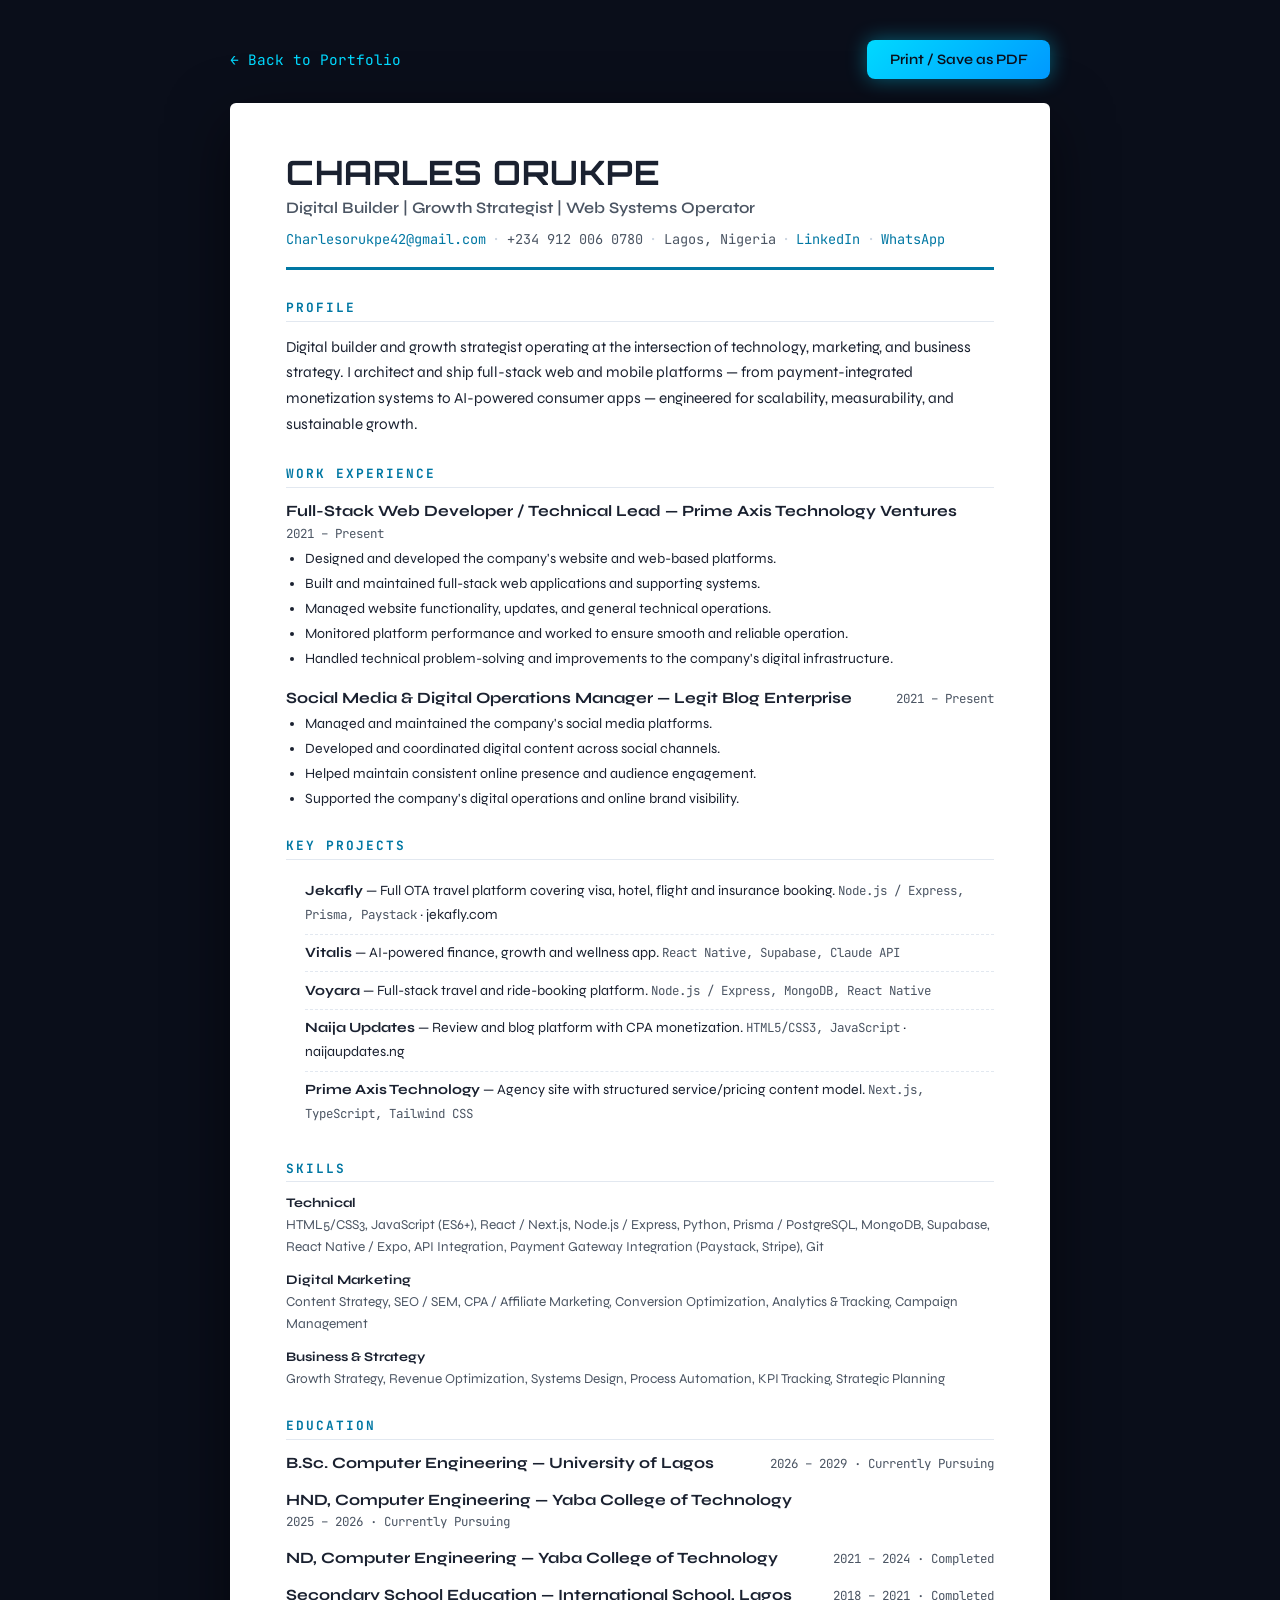
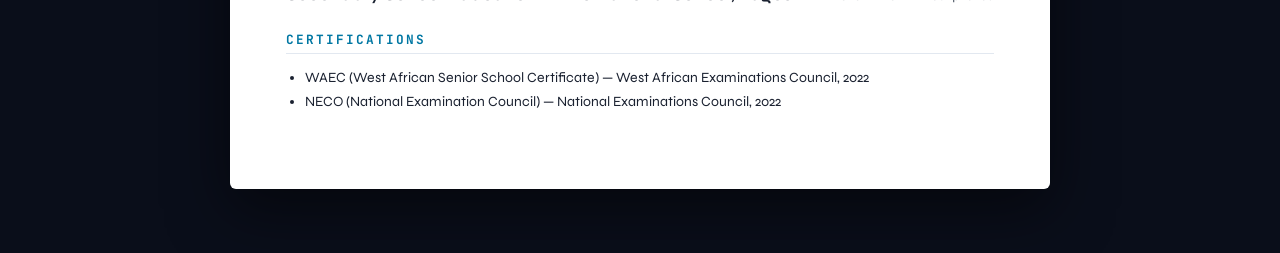
<file: cv.html>
<!DOCTYPE html>
<html lang="en">
<head>
    <meta charset="UTF-8">
    <meta name="viewport" content="width=device-width, initial-scale=1.0">
    <title>CHARLES ORUKPE | CV</title>
    <link rel="preconnect" href="https://fonts.googleapis.com">
    <link rel="preconnect" href="https://fonts.gstatic.com" crossorigin>
    <link href="https://fonts.googleapis.com/css2?family=Orbitron:wght@400;500;700;900&family=Syne:wght@400;500;600;700;800&family=JetBrains+Mono:wght@300;400;500&display=swap" rel="stylesheet">
    <link rel="stylesheet" href="cv-styles.css">
</head>
<body>

    <!-- Screen-only toolbar -->
    <div class="cv-toolbar no-print">
        <a href="index.html" class="toolbar-link">&larr; Back to Portfolio</a>
        <div class="toolbar-actions">
            <button class="print-btn" onclick="window.print()">Print / Save as PDF</button>
        </div>
    </div>

    <!-- CV Document -->
    <main class="cv-paper">

        <!-- Header -->
        <header class="cv-header">
            <h1 class="cv-name">CHARLES ORUKPE</h1>
            <p class="cv-title">Digital Builder | Growth Strategist | Web Systems Operator</p>
            <div class="cv-contact">
                <a href="mailto:Charlesorukpe42@gmail.com">Charlesorukpe42@gmail.com</a>
                <span class="divider">&middot;</span>
                <span>+234 912 006 0780</span>
                <span class="divider">&middot;</span>
                <span>Lagos, Nigeria</span>
                <span class="divider">&middot;</span>
                <a href="https://www.linkedin.com/in/charles-orukpe-bb7964367" target="_blank">LinkedIn</a>
                <span class="divider">&middot;</span>
                <a href="https://wa.link/srwizz" target="_blank">WhatsApp</a>
            </div>
        </header>

        <!-- Summary -->
        <section class="cv-section">
            <h2>Profile</h2>
            <p class="cv-summary">
                Digital builder and growth strategist operating at the intersection of technology, marketing, and business strategy. I architect and ship full-stack web and mobile platforms — from payment-integrated monetization systems to AI-powered consumer apps — engineered for scalability, measurability, and sustainable growth.
            </p>
        </section>

        <!-- Work Experience -->
        <section class="cv-section">
            <h2>Work Experience</h2>

            <div class="cv-entry">
                <div class="entry-top">
                    <h3>Full-Stack Web Developer / Technical Lead &mdash; Prime Axis Technology Ventures</h3>
                    <span class="entry-date">2021 &ndash; Present</span>
                </div>
                <ul>
                    <li>Designed and developed the company's website and web-based platforms.</li>
                    <li>Built and maintained full-stack web applications and supporting systems.</li>
                    <li>Managed website functionality, updates, and general technical operations.</li>
                    <li>Monitored platform performance and worked to ensure smooth and reliable operation.</li>
                    <li>Handled technical problem-solving and improvements to the company's digital infrastructure.</li>
                </ul>
            </div>

            <div class="cv-entry">
                <div class="entry-top">
                    <h3>Social Media & Digital Operations Manager &mdash; Legit Blog Enterprise</h3>
                    <span class="entry-date">2021 &ndash; Present</span>
                </div>
                <ul>
                    <li>Managed and maintained the company's social media platforms.</li>
                    <li>Developed and coordinated digital content across social channels.</li>
                    <li>Helped maintain consistent online presence and audience engagement.</li>
                    <li>Supported the company's digital operations and online brand visibility.</li>
                </ul>
            </div>
        </section>

        <!-- Key Projects -->
        <section class="cv-section">
            <h2>Key Projects</h2>
            <ul class="cv-projects">
                <li><strong>Jekafly</strong> &mdash; Full OTA travel platform covering visa, hotel, flight and insurance booking. <span class="proj-stack">Node.js / Express, Prisma, Paystack</span> &middot; jekafly.com</li>
                <li><strong>Vitalis</strong> &mdash; AI-powered finance, growth and wellness app. <span class="proj-stack">React Native, Supabase, Claude API</span></li>
                <li><strong>Voyara</strong> &mdash; Full-stack travel and ride-booking platform. <span class="proj-stack">Node.js / Express, MongoDB, React Native</span></li>
                <li><strong>Naija Updates</strong> &mdash; Review and blog platform with CPA monetization. <span class="proj-stack">HTML5/CSS3, JavaScript</span> &middot; naijaupdates.ng</li>
                <li><strong>Prime Axis Technology</strong> &mdash; Agency site with structured service/pricing content model. <span class="proj-stack">Next.js, TypeScript, Tailwind CSS</span></li>
            </ul>
        </section>

        <!-- Skills -->
        <section class="cv-section">
            <h2>Skills</h2>
            <div class="cv-skills">
                <div class="skill-group">
                    <h4>Technical</h4>
                    <p>HTML5/CSS3, JavaScript (ES6+), React / Next.js, Node.js / Express, Python, Prisma / PostgreSQL, MongoDB, Supabase, React Native / Expo, API Integration, Payment Gateway Integration (Paystack, Stripe), Git</p>
                </div>
                <div class="skill-group">
                    <h4>Digital Marketing</h4>
                    <p>Content Strategy, SEO / SEM, CPA / Affiliate Marketing, Conversion Optimization, Analytics & Tracking, Campaign Management</p>
                </div>
                <div class="skill-group">
                    <h4>Business & Strategy</h4>
                    <p>Growth Strategy, Revenue Optimization, Systems Design, Process Automation, KPI Tracking, Strategic Planning</p>
                </div>
            </div>
        </section>

        <!-- Education -->
        <section class="cv-section">
            <h2>Education</h2>
            <div class="cv-entry">
                <div class="entry-top">
                    <h3>B.Sc. Computer Engineering &mdash; University of Lagos</h3>
                    <span class="entry-date">2026 &ndash; 2029 &middot; Currently Pursuing</span>
                </div>
            </div>
            <div class="cv-entry">
                <div class="entry-top">
                    <h3>HND, Computer Engineering &mdash; Yaba College of Technology</h3>
                    <span class="entry-date">2025 &ndash; 2026 &middot; Currently Pursuing</span>
                </div>
            </div>
            <div class="cv-entry">
                <div class="entry-top">
                    <h3>ND, Computer Engineering &mdash; Yaba College of Technology</h3>
                    <span class="entry-date">2021 &ndash; 2024 &middot; Completed</span>
                </div>
            </div>
            <div class="cv-entry">
                <div class="entry-top">
                    <h3>Secondary School Education &mdash; International School, Lagos</h3>
                    <span class="entry-date">2018 &ndash; 2021 &middot; Completed</span>
                </div>
            </div>
        </section>

        <!-- Certifications (optional — delete this section if not applicable) -->
        <section class="cv-section">
            <h2>Certifications</h2>
            <ul>
                <li>WAEC (West African Senior School Certificate) &mdash; West African Examinations Council, 2022</li>
                <li>NECO (National Examination Council) &mdash; National Examinations Council, 2022</li>
            </ul>
        </section>

    </main>

</body>
</html>
</file>
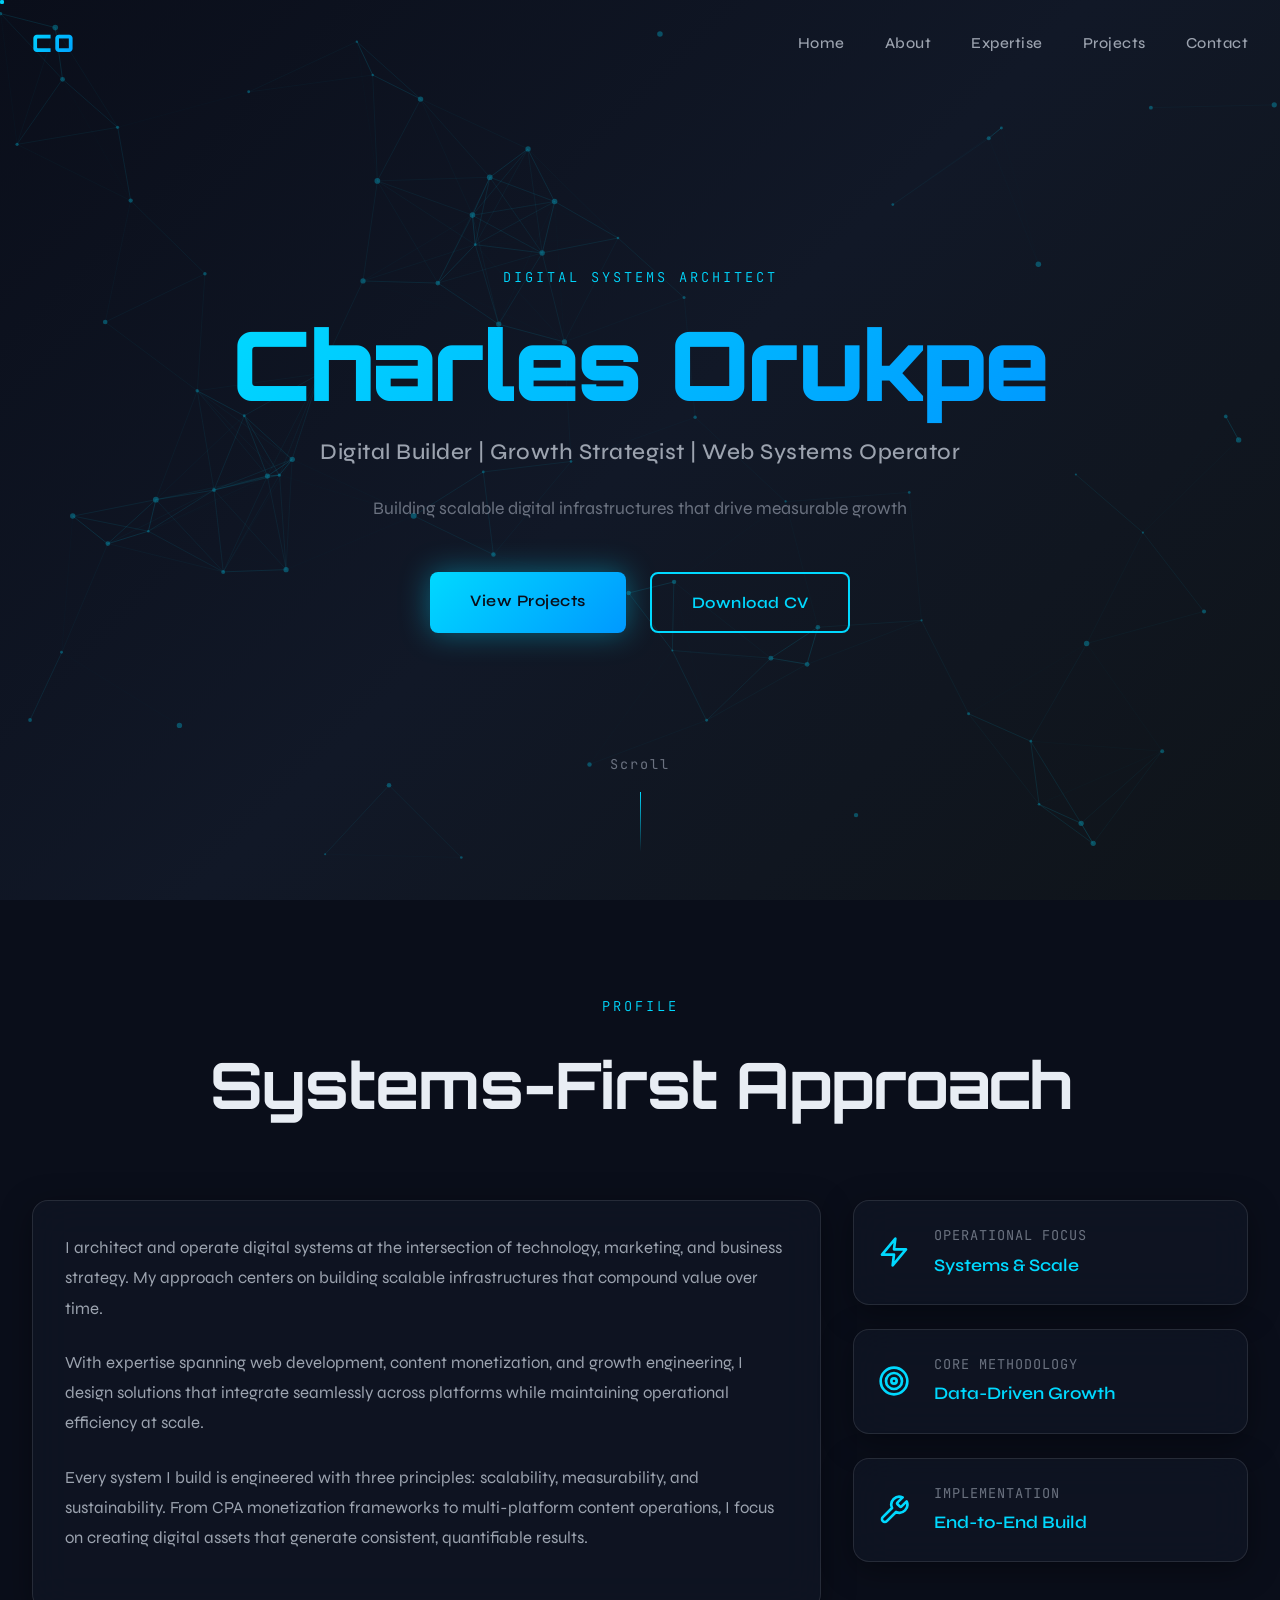
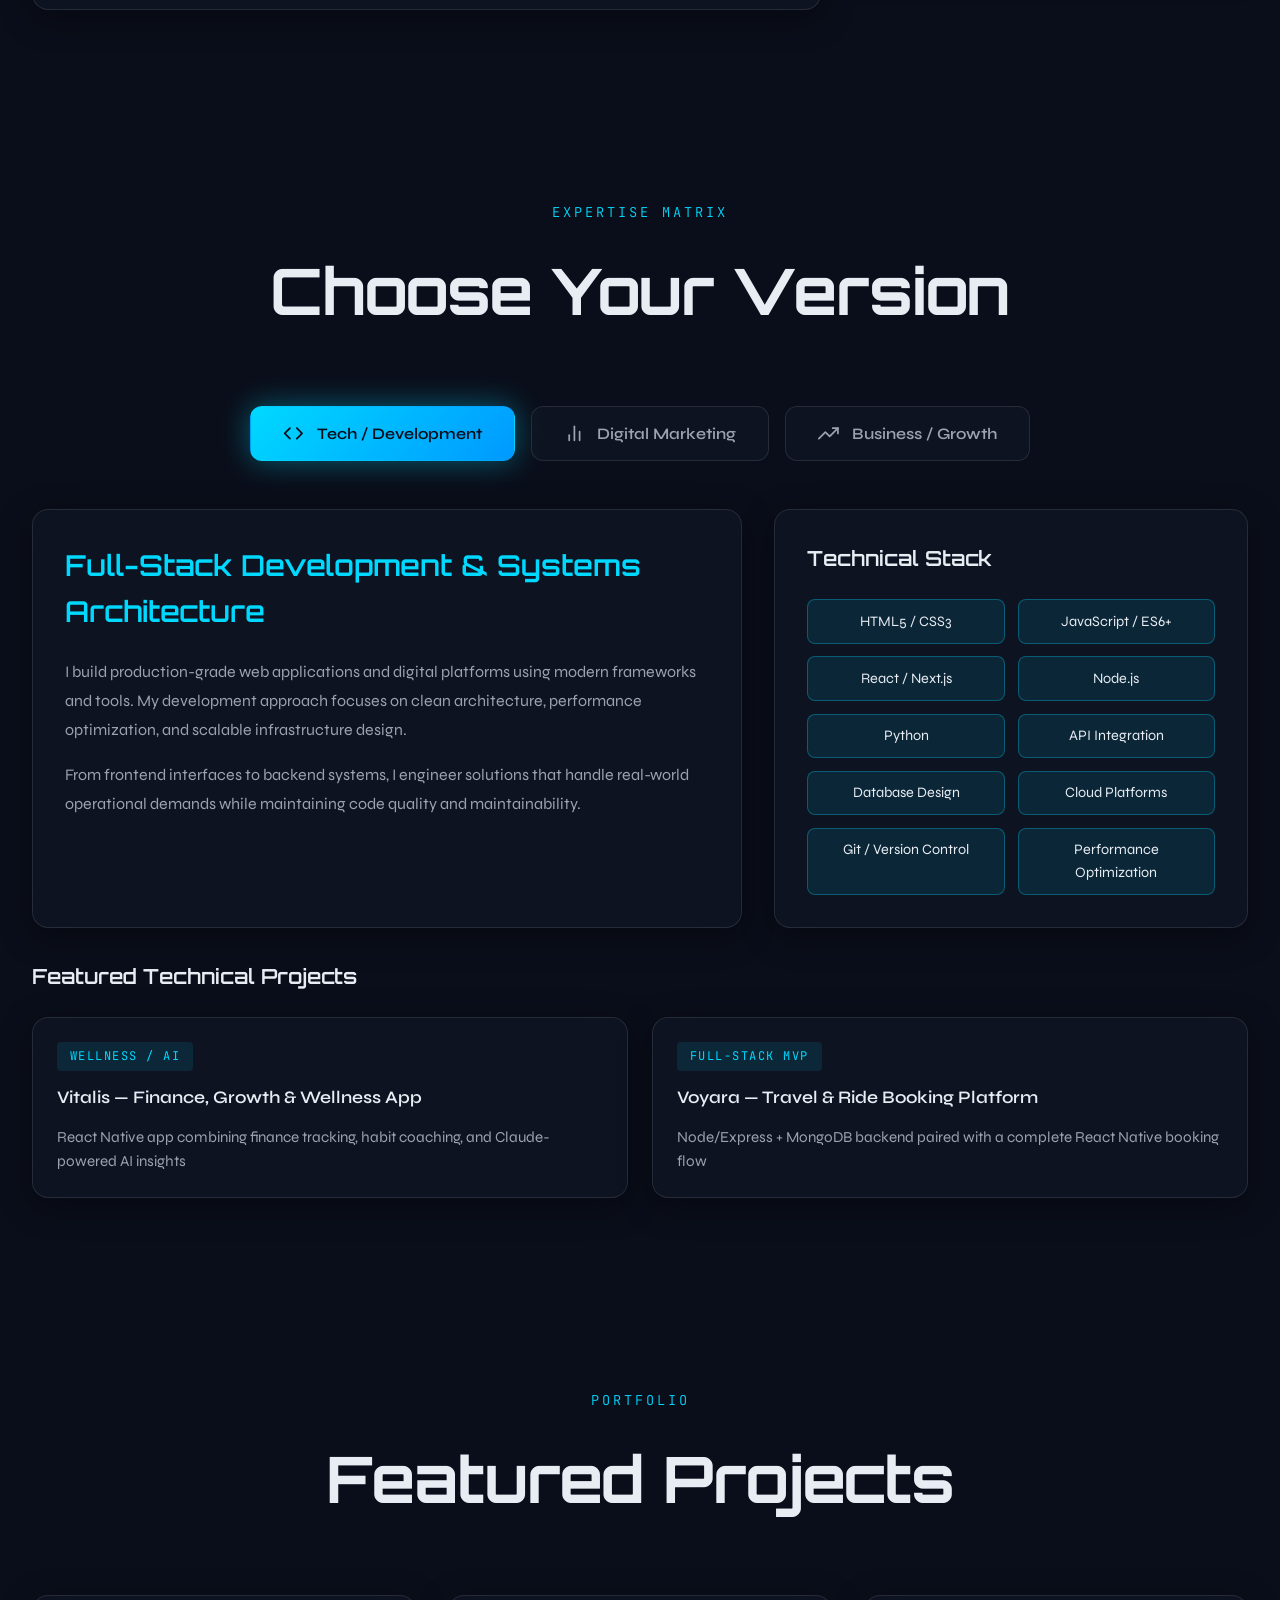
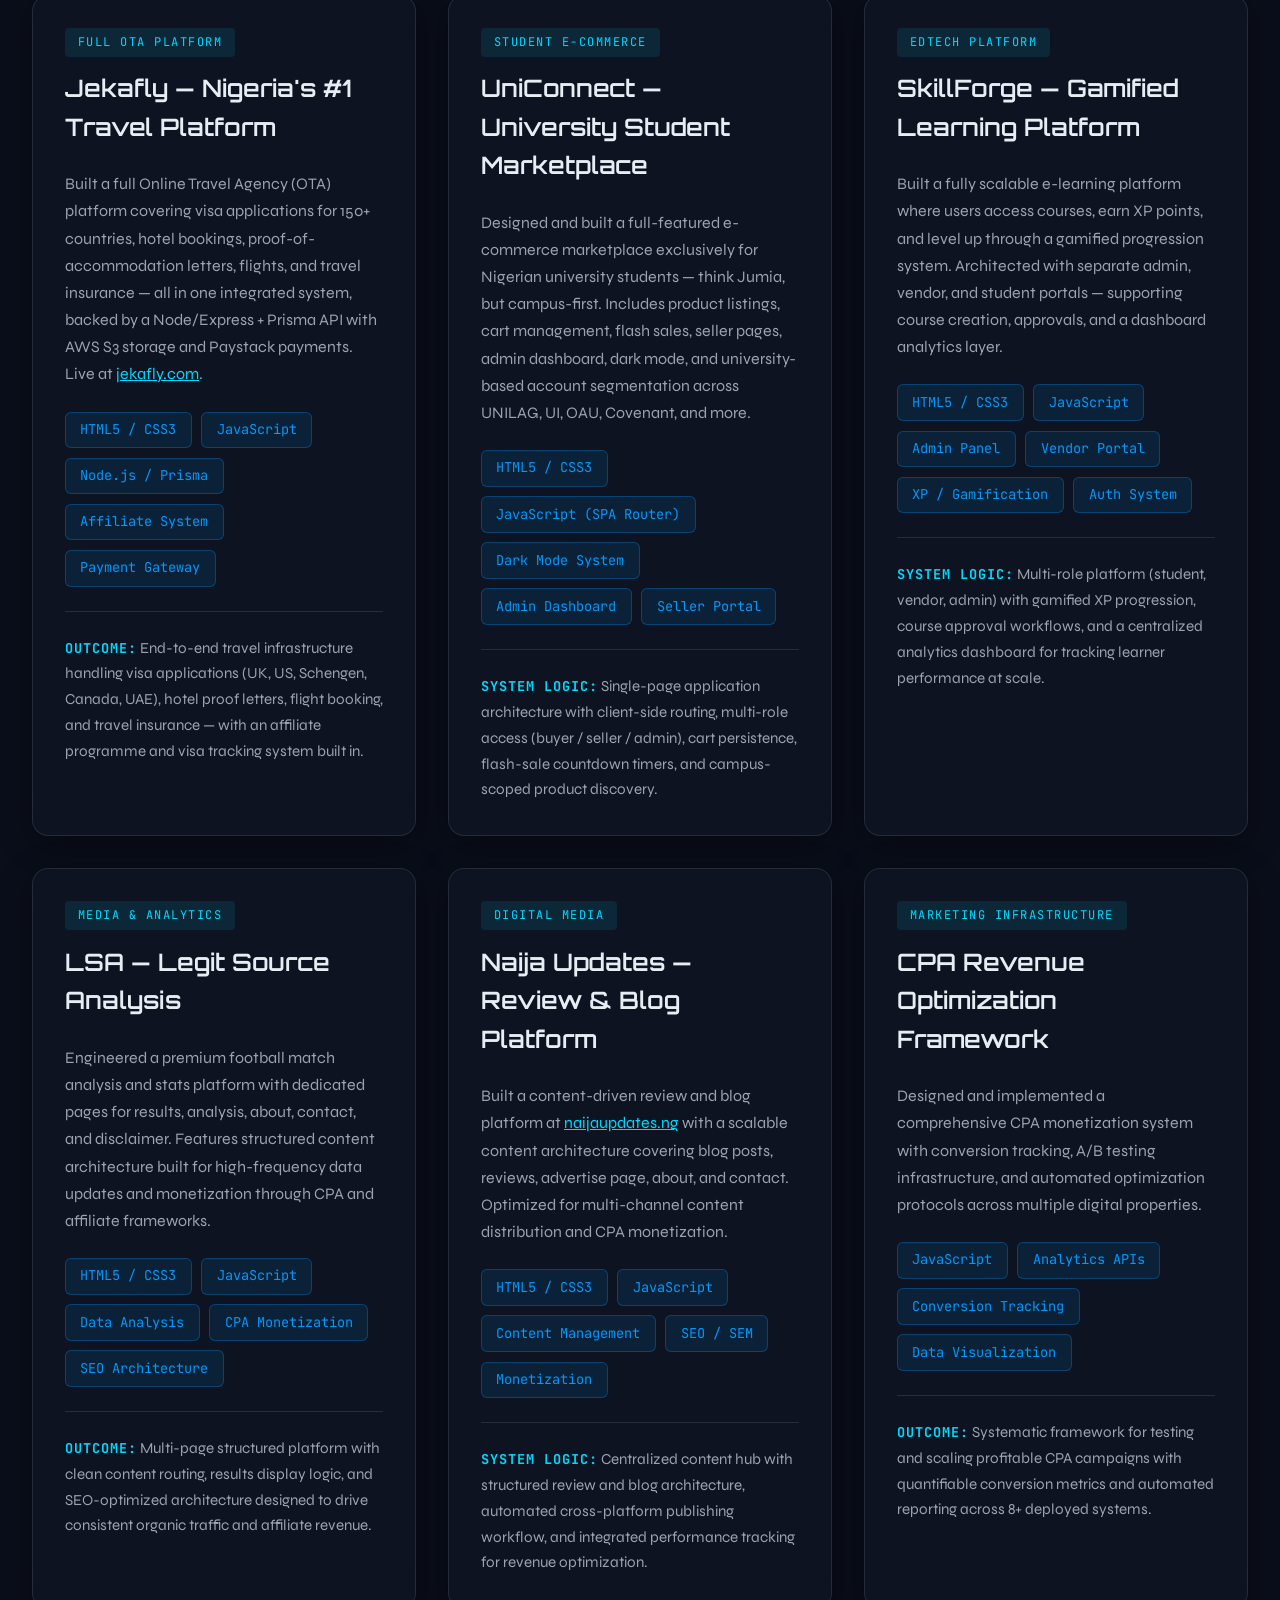
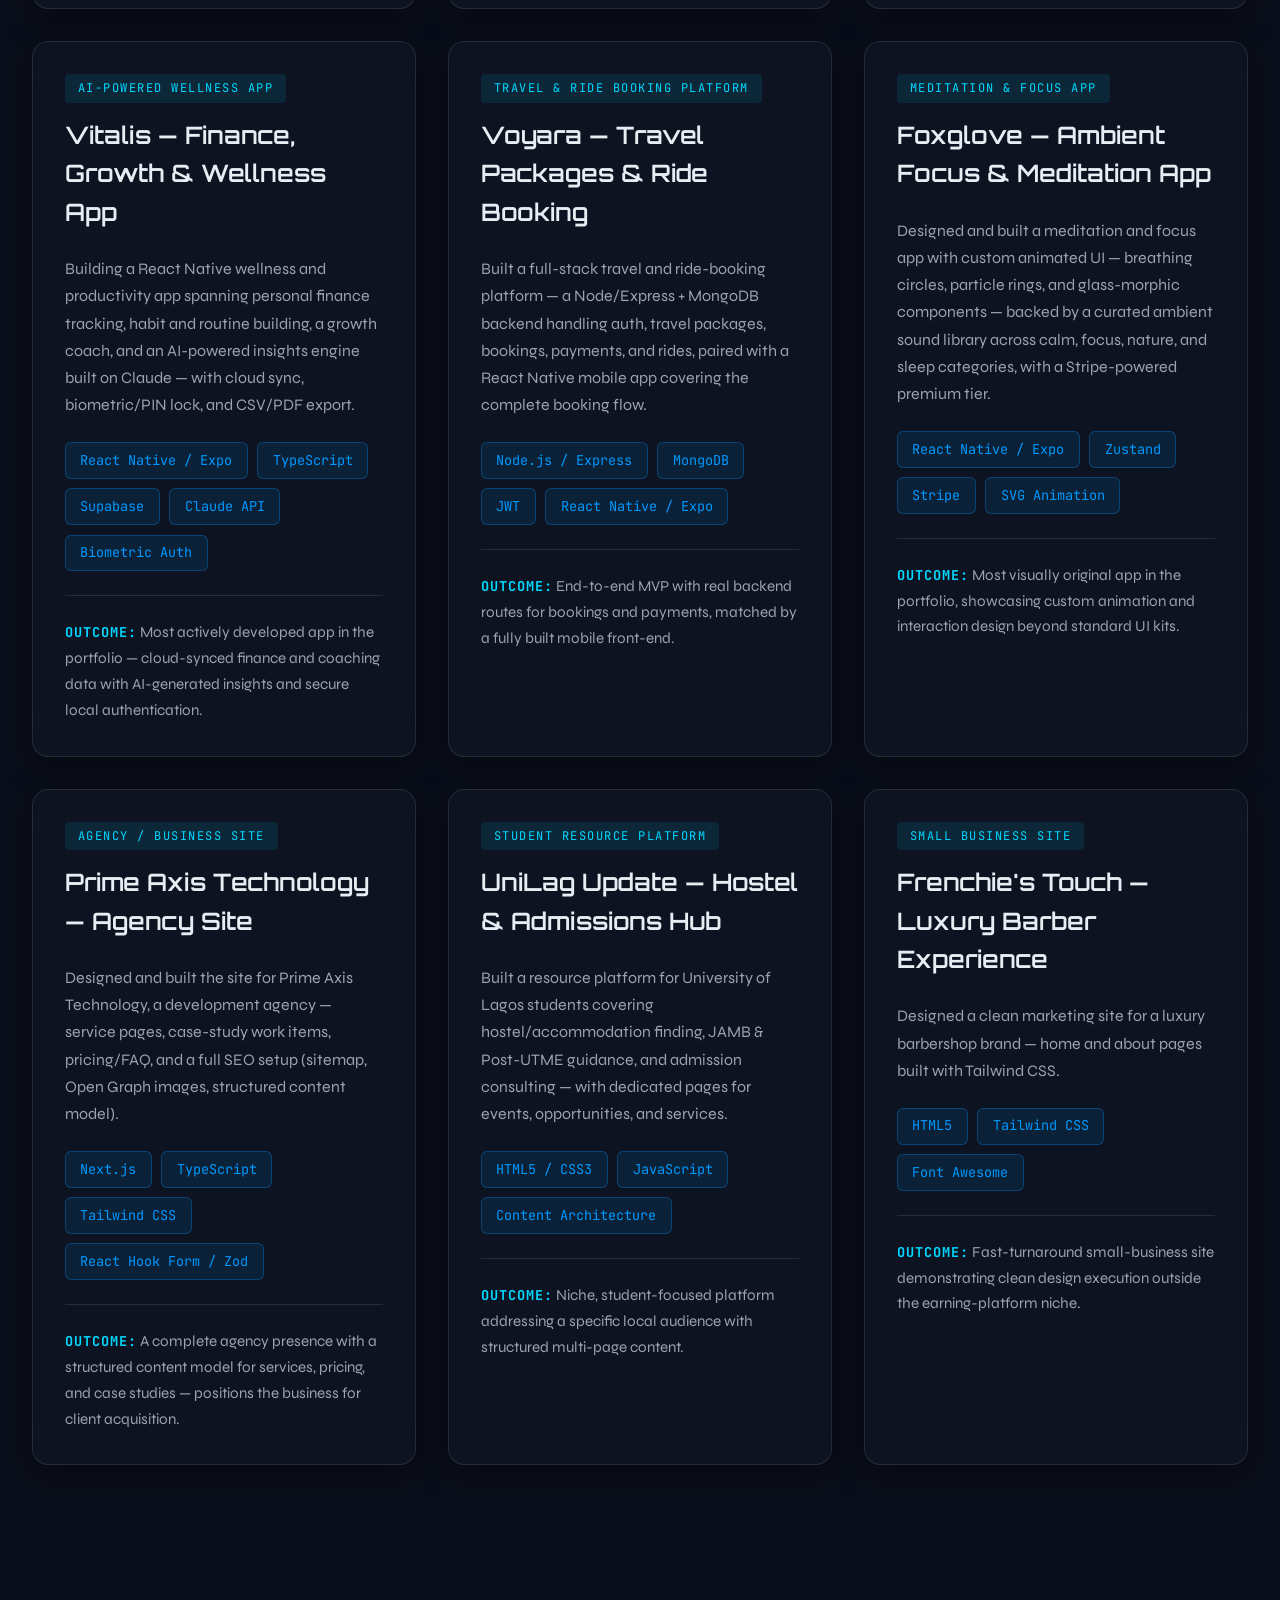
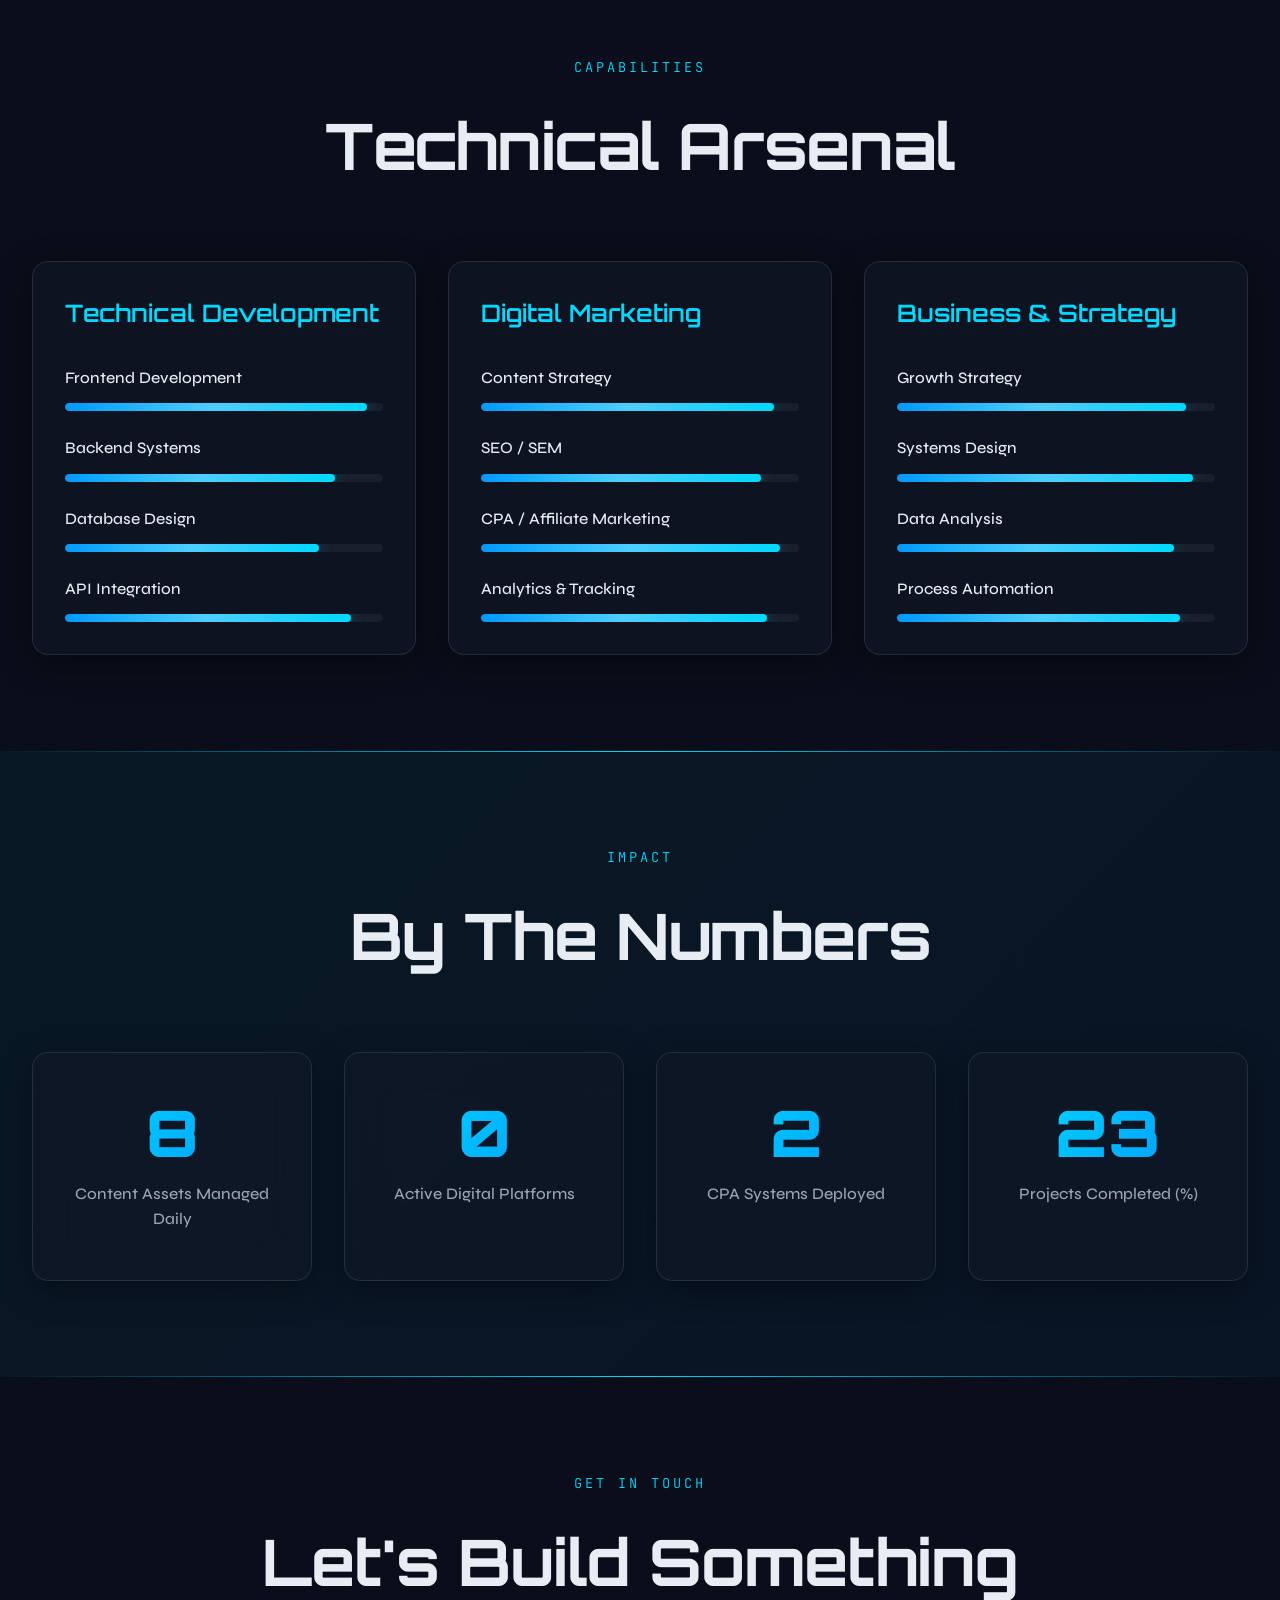
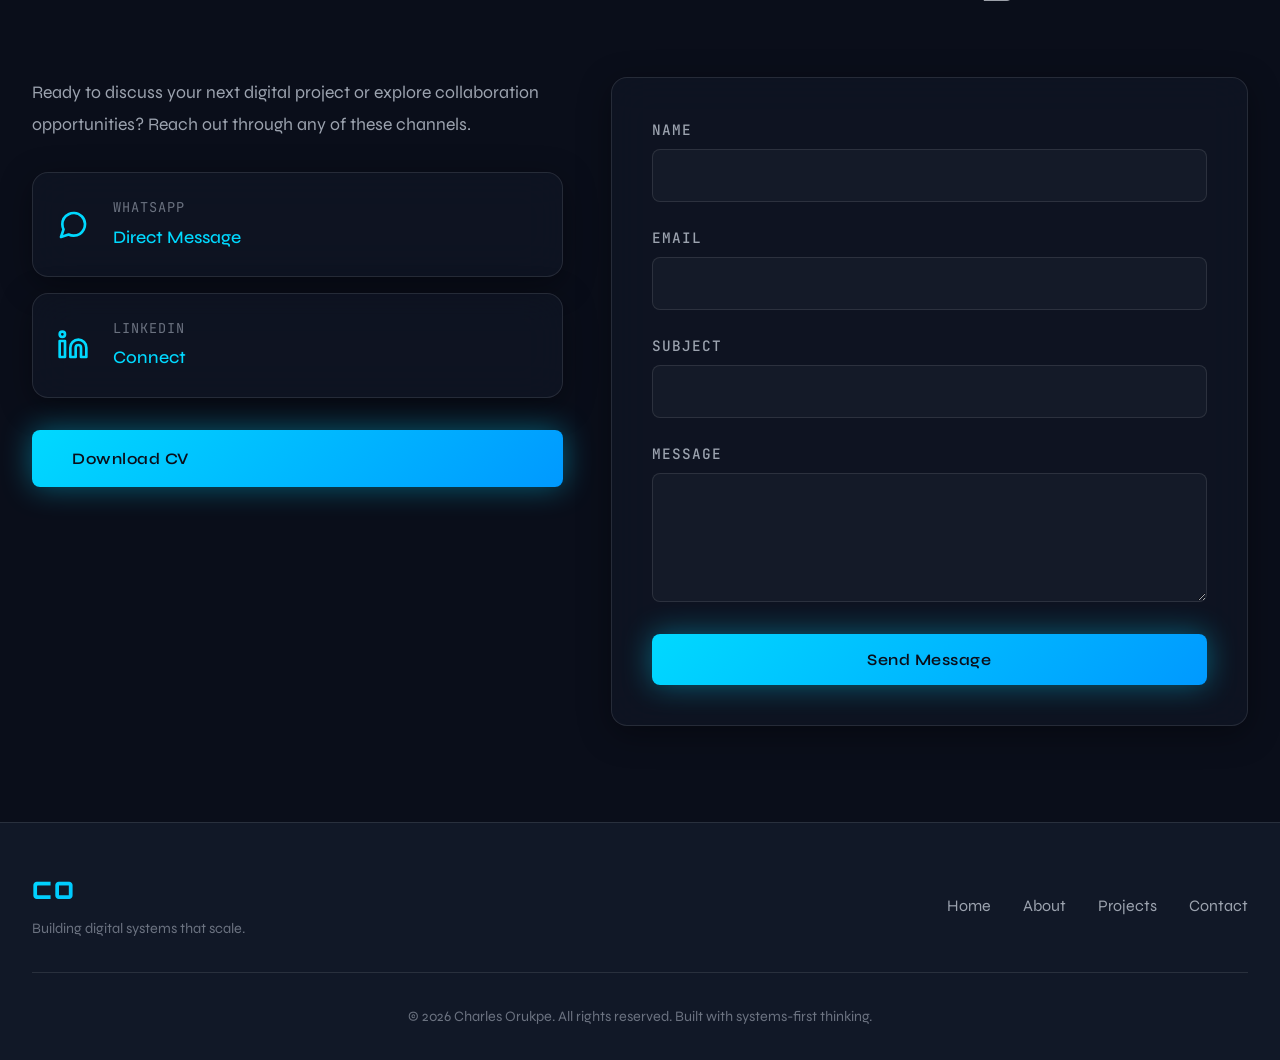
<file: portfolio-index.html>
<!DOCTYPE html>
<html lang="en">
<head>
    <meta charset="UTF-8">
    <meta name="viewport" content="width=device-width, initial-scale=1.0">
    <title>Charles Orukpe | Digital Builder & Growth Strategist</title>
    <link rel="preconnect" href="https://fonts.googleapis.com">
    <link rel="preconnect" href="https://fonts.gstatic.com" crossorigin>
    <link href="https://fonts.googleapis.com/css2?family=Orbitron:wght@400;500;700;900&family=Syne:wght@400;500;600;700&family=JetBrains+Mono:wght@300;400&display=swap" rel="stylesheet">
    <link rel="stylesheet" href="portfoli-styles.css">
</head>
<body>
    <!-- Animated Background -->
    <div class="bg-animation">
        <canvas id="particles"></canvas>
    </div>

    <!-- Navigation -->
    <nav class="nav" id="nav">
        <div class="nav-container">
            <div class="nav-logo">CO</div>
            <ul class="nav-menu">
                <li><a href="#hero" class="nav-link">Home</a></li>
                <li><a href="#about" class="nav-link">About</a></li>
                <li><a href="#versions" class="nav-link">Expertise</a></li>
                <li><a href="#projects" class="nav-link">Projects</a></li>
                <li><a href="#contact" class="nav-link">Contact</a></li>
            </ul>
            <div class="nav-toggle" id="navToggle">
                <span></span>
                <span></span>
                <span></span>
            </div>
        </div>
    </nav>

    <!-- Hero Section -->
    <section class="hero" id="hero">
        <div class="hero-content">
            <div class="hero-label fade-in">Digital Systems Architect</div>
            <h1 class="hero-title fade-in-up">
                <span class="gradient-text">Charles Orukpe</span>
            </h1>
            <p class="hero-subtitle fade-in-up delay-1">
                Digital Builder | Growth Strategist | Web Systems Operator
            </p>
            <p class="hero-tagline fade-in-up delay-2">
                Building scalable digital infrastructures that drive measurable growth
            </p>
            <div class="hero-cta fade-in-up delay-3">
                <a href="#projects" class="btn btn-primary">View Projects</a>
                <a href="cv.html" target="_blank" class="btn  btn-secondary">Download CV</a>
            </div>
        </div>
        <div class="hero-scroll">
            <span>Scroll</span>
            <div class="scroll-line"></div>
        </div>
    </section>

    <!-- About Section -->
    <section class="about" id="about">
        <div class="container">
            <div class="section-header">
                <span class="section-label">Profile</span>
                <h2 class="section-title">Systems-First Approach</h2>
            </div>
            <div class="about-grid">
                <div class="about-text glass-card">
                    <p>I architect and operate digital systems at the intersection of technology, marketing, and business strategy. My approach centers on building scalable infrastructures that compound value over time.</p>
                    <p>With expertise spanning web development, content monetization, and growth engineering, I design solutions that integrate seamlessly across platforms while maintaining operational efficiency at scale.</p>
                    <p>Every system I build is engineered with three principles: scalability, measurability, and sustainability. From CPA monetization frameworks to multi-platform content operations, I focus on creating digital assets that generate consistent, quantifiable results.</p>
                </div>
                <div class="about-stats">
                    <div class="stat-card glass-card">
                        <div class="stat-icon" aria-hidden="true"><svg viewBox="0 0 24 24" fill="none" stroke="currentColor" stroke-width="2" stroke-linecap="round" stroke-linejoin="round"><polygon points="13 2 3 14 12 14 11 22 21 10 12 10 13 2"></polygon></svg></div>
                        <div class="stat-content">
                            <div class="stat-label">Operational Focus</div>
                            <div class="stat-value">Systems & Scale</div>
                        </div>
                    </div>
                    <div class="stat-card glass-card">
                        <div class="stat-icon" aria-hidden="true"><svg viewBox="0 0 24 24" fill="none" stroke="currentColor" stroke-width="2" stroke-linecap="round" stroke-linejoin="round"><circle cx="12" cy="12" r="10"></circle><circle cx="12" cy="12" r="6"></circle><circle cx="12" cy="12" r="2"></circle></svg></div>
                        <div class="stat-content">
                            <div class="stat-label">Core Methodology</div>
                            <div class="stat-value">Data-Driven Growth</div>
                        </div>
                    </div>
                    <div class="stat-card glass-card">
                        <div class="stat-icon" aria-hidden="true"><svg viewBox="0 0 24 24" fill="none" stroke="currentColor" stroke-width="2" stroke-linecap="round" stroke-linejoin="round"><path d="M14.7 6.3a1 1 0 0 0 0 1.4l1.6 1.6a1 1 0 0 0 1.4 0l3.77-3.77a6 6 0 0 1-7.94 7.94l-6.91 6.91a2.12 2.12 0 0 1-3-3l6.91-6.91a6 6 0 0 1 7.94-7.94l-3.76 3.76z"></path></svg></div>
                        <div class="stat-content">
                            <div class="stat-label">Implementation</div>
                            <div class="stat-value">End-to-End Build</div>
                        </div>
                    </div>
                </div>
            </div>
        </div>
    </section>

    <!-- Choose Your Version Section -->
    <section class="versions" id="versions">
        <div class="container">
            <div class="section-header">
                <span class="section-label">Expertise Matrix</span>
                <h2 class="section-title">Choose Your Version</h2>
            </div>
            <div class="version-tabs">
                <button class="version-tab active" data-version="tech">
                    <span class="tab-icon" aria-hidden="true"><svg viewBox="0 0 24 24" fill="none" stroke="currentColor" stroke-width="2" stroke-linecap="round" stroke-linejoin="round"><polyline points="16 18 22 12 16 6"></polyline><polyline points="8 6 2 12 8 18"></polyline></svg></span>
                    <span class="tab-text">Tech / Development</span>
                </button>
                <button class="version-tab" data-version="marketing">
                    <span class="tab-icon" aria-hidden="true"><svg viewBox="0 0 24 24" fill="none" stroke="currentColor" stroke-width="2" stroke-linecap="round" stroke-linejoin="round"><line x1="18" y1="20" x2="18" y2="10"></line><line x1="12" y1="20" x2="12" y2="4"></line><line x1="6" y1="20" x2="6" y2="14"></line></svg></span>
                    <span class="tab-text">Digital Marketing</span>
                </button>
                <button class="version-tab" data-version="business">
                    <span class="tab-icon" aria-hidden="true"><svg viewBox="0 0 24 24" fill="none" stroke="currentColor" stroke-width="2" stroke-linecap="round" stroke-linejoin="round"><polyline points="23 6 13.5 15.5 8.5 10.5 1 18"></polyline><polyline points="17 6 23 6 23 12"></polyline></svg></span>
                    <span class="tab-text">Business / Growth</span>
                </button>
            </div>
            
            <div class="version-content">
                <!-- Tech Version -->
                <div class="version-panel active" id="tech">
                    <div class="version-grid">
                        <div class="version-summary glass-card">
                            <h3>Full-Stack Development & Systems Architecture</h3>
                            <p>I build production-grade web applications and digital platforms using modern frameworks and tools. My development approach focuses on clean architecture, performance optimization, and scalable infrastructure design.</p>
                            <p>From frontend interfaces to backend systems, I engineer solutions that handle real-world operational demands while maintaining code quality and maintainability.</p>
                        </div>
                        <div class="version-skills glass-card">
                            <h4>Technical Stack</h4>
                            <div class="skills-grid">
                                <span class="skill-tag">HTML5 / CSS3</span>
                                <span class="skill-tag">JavaScript / ES6+</span>
                                <span class="skill-tag">React / Next.js</span>
                                <span class="skill-tag">Node.js</span>
                                <span class="skill-tag">Python</span>
                                <span class="skill-tag">API Integration</span>
                                <span class="skill-tag">Database Design</span>
                                <span class="skill-tag">Cloud Platforms</span>
                                <span class="skill-tag">Git / Version Control</span>
                                <span class="skill-tag">Performance Optimization</span>
                            </div>
                        </div>
                    </div>
                    <div class="version-projects">
                        <h4>Featured Technical Projects</h4>
                        <div class="mini-projects">
                            <div class="mini-project glass-card">
                                <span class="project-type">Wellness / AI</span>
                                <h5>Vitalis — Finance, Growth & Wellness App</h5>
                                <p>React Native app combining finance tracking, habit coaching, and Claude-powered AI insights</p>
                            </div>
                            <div class="mini-project glass-card">
                                <span class="project-type">Full-Stack MVP</span>
                                <h5>Voyara — Travel & Ride Booking Platform</h5>
                                <p>Node/Express + MongoDB backend paired with a complete React Native booking flow</p>
                            </div>
                        </div>
                    </div>
                </div>

                <!-- Marketing Version -->
                <div class="version-panel" id="marketing">
                    <div class="version-grid">
                        <div class="version-summary glass-card">
                            <h3>Digital Marketing & Content Strategy</h3>
                            <p>I design and execute digital marketing systems that drive measurable acquisition and engagement. My approach combines content strategy, performance marketing, and conversion optimization to create sustainable growth engines.</p>
                            <p>Specializing in multi-platform content operations, CPA monetization, and data-driven campaign management, I build marketing infrastructures that scale efficiently.</p>
                        </div>
                        <div class="version-skills glass-card">
                            <h4>Marketing Capabilities</h4>
                            <div class="skills-grid">
                                <span class="skill-tag">Content Strategy</span>
                                <span class="skill-tag">SEO / SEM</span>
                                <span class="skill-tag">Social Media Marketing</span>
                                <span class="skill-tag">Email Marketing</span>
                                <span class="skill-tag">CPA / Affiliate Marketing</span>
                                <span class="skill-tag">Conversion Optimization</span>
                                <span class="skill-tag">Analytics & Tracking</span>
                                <span class="skill-tag">Marketing Automation</span>
                                <span class="skill-tag">A/B Testing</span>
                                <span class="skill-tag">Campaign Management</span>
                            </div>
                        </div>
                    </div>
                    <div class="version-projects">
                        <h4>Featured Marketing Projects</h4>
                        <div class="mini-projects">
                            <div class="mini-project glass-card">
                                <span class="project-type">Content Operations</span>
                                <h5>Naija Updates — Review & Blog Platform</h5>
                                <p>Structured review/blog architecture live at naijaupdates.ng, optimized for SEO and CPA monetization</p>
                            </div>
                            <div class="mini-project glass-card">
                                <span class="project-type">Student Audience</span>
                                <h5>UniLag Update — Hostel & Admissions Hub</h5>
                                <p>Niche multi-page resource platform built for a specific local student audience</p>
                            </div>
                        </div>
                    </div>
                </div>

                <!-- Business Version -->
                <div class="version-panel" id="business">
                    <div class="version-grid">
                        <div class="version-summary glass-card">
                            <h3>Business Strategy & Growth Operations</h3>
                            <p>I develop and implement growth strategies that transform digital initiatives into sustainable revenue streams. My focus is on building operational systems that scale, identifying leverage points in business models, and executing data-informed decisions.</p>
                            <p>From monetization architecture to operational frameworks, I bring a systems-thinking approach to business growth challenges.</p>
                        </div>
                        <div class="version-skills glass-card">
                            <h4>Business Competencies</h4>
                            <div class="skills-grid">
                                <span class="skill-tag">Growth Strategy</span>
                                <span class="skill-tag">Business Development</span>
                                <span class="skill-tag">Revenue Optimization</span>
                                <span class="skill-tag">Market Analysis</span>
                                <span class="skill-tag">Operational Systems</span>
                                <span class="skill-tag">Data Analytics</span>
                                <span class="skill-tag">Process Automation</span>
                                <span class="skill-tag">KPI Tracking</span>
                                <span class="skill-tag">Strategic Planning</span>
                                <span class="skill-tag">Resource Allocation</span>
                            </div>
                        </div>
                    </div>
                    <div class="version-projects">
                        <h4>Featured Business Projects</h4>
                        <div class="mini-projects">
                            <div class="mini-project glass-card">
                                <span class="project-type">Agency / Business Site</span>
                                <h5>Prime Axis Technology — Agency Site</h5>
                                <p>Structured service, pricing, and case-study content model built for client acquisition</p>
                            </div>
                            <div class="mini-project glass-card">
                                <span class="project-type">Monetization</span>
                                <h5>CPA Revenue Optimization Framework</h5>
                                <p>Systematic framework for testing and scaling profitable CPA campaigns across 8+ deployed systems</p>
                            </div>
                        </div>
                    </div>
                </div>
            </div>
        </div>
    </section>

    <!-- Projects Section -->
    <section class="projects" id="projects">
        <div class="container">
            <div class="section-header">
                <span class="section-label">Portfolio</span>
                <h2 class="section-title">Featured Projects</h2>
            </div>
            <div class="projects-grid">

                <!-- JEKAFLY -->
                <div class="project-card glass-card">
                    <div class="project-header">
                        <span class="project-category">Full OTA Platform</span>
                        <h3>Jekafly — Nigeria's #1 Travel Platform</h3>
                    </div>
                    <p class="project-description">
                        Built a full Online Travel Agency (OTA) platform covering visa applications for 150+ countries, hotel bookings, proof-of-accommodation letters, flights, and travel insurance — all in one integrated system, backed by a Node/Express + Prisma API with AWS S3 storage and Paystack payments. Live at <a href="https://jekafly.com" target="_blank" style="color: var(--accent-primary);">jekafly.com</a>.
                    </p>
                    <div class="project-tools">
                        <span>HTML5 / CSS3</span>
                        <span>JavaScript</span>
                        <span>Node.js / Prisma</span>
                        <span>Affiliate System</span>
                        <span>Payment Gateway</span>
                    </div>
                    <div class="project-outcome">
                        <strong>Outcome:</strong> End-to-end travel infrastructure handling visa applications (UK, US, Schengen, Canada, UAE), hotel proof letters, flight booking, and travel insurance — with an affiliate programme and visa tracking system built in.
                    </div>
                </div>

                <!-- UNICONNECT -->
                <div class="project-card glass-card">
                    <div class="project-header">
                        <span class="project-category">Student E-Commerce</span>
                        <h3>UniConnect — University Student Marketplace</h3>
                    </div>
                    <p class="project-description">
                        Designed and built a full-featured e-commerce marketplace exclusively for Nigerian university students — think Jumia, but campus-first. Includes product listings, cart management, flash sales, seller pages, admin dashboard, dark mode, and university-based account segmentation across UNILAG, UI, OAU, Covenant, and more.
                    </p>
                    <div class="project-tools">
                        <span>HTML5 / CSS3</span>
                        <span>JavaScript (SPA Router)</span>
                        <span>Dark Mode System</span>
                        <span>Admin Dashboard</span>
                        <span>Seller Portal</span>
                    </div>
                    <div class="project-outcome">
                        <strong>System Logic:</strong> Single-page application architecture with client-side routing, multi-role access (buyer / seller / admin), cart persistence, flash-sale countdown timers, and campus-scoped product discovery.
                    </div>
                </div>

                <!-- SKILLFORGE -->
                <div class="project-card glass-card">
                    <div class="project-header">
                        <span class="project-category">EdTech Platform</span>
                        <h3>SkillForge — Gamified Learning Platform</h3>
                    </div>
                    <p class="project-description">
                        Built a fully scalable e-learning platform where users access courses, earn XP points, and level up through a gamified progression system. Architected with separate admin, vendor, and student portals — supporting course creation, approvals, and a dashboard analytics layer.
                    </p>
                    <div class="project-tools">
                        <span>HTML5 / CSS3</span>
                        <span>JavaScript</span>
                        <span>Admin Panel</span>
                        <span>Vendor Portal</span>
                        <span>XP / Gamification</span>
                        <span>Auth System</span>
                    </div>
                    <div class="project-outcome">
                        <strong>System Logic:</strong> Multi-role platform (student, vendor, admin) with gamified XP progression, course approval workflows, and a centralized analytics dashboard for tracking learner performance at scale.
                    </div>
                </div>

                <!-- LSA / NAIJA UPDATES -->
                <div class="project-card glass-card">
                    <div class="project-header">
                        <span class="project-category">Media & Analytics</span>
                        <h3>LSA — Legit Source Analysis</h3>
                    </div>
                    <p class="project-description">
                        Engineered a premium football match analysis and stats platform with dedicated pages for results, analysis, about, contact, and disclaimer. Features structured content architecture built for high-frequency data updates and monetization through CPA and affiliate frameworks.
                    </p>
                    <div class="project-tools">
                        <span>HTML5 / CSS3</span>
                        <span>JavaScript</span>
                        <span>Data Analysis</span>
                        <span>CPA Monetization</span>
                        <span>SEO Architecture</span>
                    </div>
                    <div class="project-outcome">
                        <strong>Outcome:</strong> Multi-page structured platform with clean content routing, results display logic, and SEO-optimized architecture designed to drive consistent organic traffic and affiliate revenue.
                    </div>
                </div>

                <!-- NAIJA UPDATES -->
                <div class="project-card glass-card">
                    <div class="project-header">
                        <span class="project-category">Digital Media</span>
                        <h3>Naija Updates — Review & Blog Platform</h3>
                    </div>
                    <p class="project-description">
                        Built a content-driven review and blog platform at <a href="https://naijaupdates.ng" target="_blank" style="color: var(--accent-primary);">naijaupdates.ng</a> with a scalable content architecture covering blog posts, reviews, advertise page, about, and contact. Optimized for multi-channel content distribution and CPA monetization.
                    </p>
                    <div class="project-tools">
                        <span>HTML5 / CSS3</span>
                        <span>JavaScript</span>
                        <span>Content Management</span>
                        <span>SEO / SEM</span>
                        <span>Monetization</span>
                    </div>
                    <div class="project-outcome">
                        <strong>System Logic:</strong> Centralized content hub with structured review and blog architecture, automated cross-platform publishing workflow, and integrated performance tracking for revenue optimization.
                    </div>
                </div>

                <!-- CPA Framework -->
                <div class="project-card glass-card">
                    <div class="project-header">
                        <span class="project-category">Marketing Infrastructure</span>
                        <h3>CPA Revenue Optimization Framework</h3>
                    </div>
                    <p class="project-description">
                        Designed and implemented a comprehensive CPA monetization system with conversion tracking, A/B testing infrastructure, and automated optimization protocols across multiple digital properties.
                    </p>
                    <div class="project-tools">
                        <span>JavaScript</span>
                        <span>Analytics APIs</span>
                        <span>Conversion Tracking</span>
                        <span>Data Visualization</span>
                    </div>
                    <div class="project-outcome">
                        <strong>Outcome:</strong> Systematic framework for testing and scaling profitable CPA campaigns with quantifiable conversion metrics and automated reporting across 8+ deployed systems.
                    </div>
                </div>

                <!-- VITALIS -->
                <div class="project-card glass-card">
                    <div class="project-header">
                        <span class="project-category">AI-Powered Wellness App</span>
                        <h3>Vitalis — Finance, Growth & Wellness App</h3>
                    </div>
                    <p class="project-description">
                        Building a React Native wellness and productivity app spanning personal finance tracking, habit and routine building, a growth coach, and an AI-powered insights engine built on Claude — with cloud sync, biometric/PIN lock, and CSV/PDF export.
                    </p>
                    <div class="project-tools">
                        <span>React Native / Expo</span>
                        <span>TypeScript</span>
                        <span>Supabase</span>
                        <span>Claude API</span>
                        <span>Biometric Auth</span>
                    </div>
                    <div class="project-outcome">
                        <strong>Outcome:</strong> Most actively developed app in the portfolio — cloud-synced finance and coaching data with AI-generated insights and secure local authentication.
                    </div>
                </div>

                <!-- VOYARA -->
                <div class="project-card glass-card">
                    <div class="project-header">
                        <span class="project-category">Travel & Ride Booking Platform</span>
                        <h3>Voyara — Travel Packages & Ride Booking</h3>
                    </div>
                    <p class="project-description">
                        Built a full-stack travel and ride-booking platform — a Node/Express + MongoDB backend handling auth, travel packages, bookings, payments, and rides, paired with a React Native mobile app covering the complete booking flow.
                    </p>
                    <div class="project-tools">
                        <span>Node.js / Express</span>
                        <span>MongoDB</span>
                        <span>JWT</span>
                        <span>React Native / Expo</span>
                    </div>
                    <div class="project-outcome">
                        <strong>Outcome:</strong> End-to-end MVP with real backend routes for bookings and payments, matched by a fully built mobile front-end.
                    </div>
                </div>

                <!-- FOXGLOVE -->
                <div class="project-card glass-card">
                    <div class="project-header">
                        <span class="project-category">Meditation & Focus App</span>
                        <h3>Foxglove — Ambient Focus & Meditation App</h3>
                    </div>
                    <p class="project-description">
                        Designed and built a meditation and focus app with custom animated UI — breathing circles, particle rings, and glass-morphic components — backed by a curated ambient sound library across calm, focus, nature, and sleep categories, with a Stripe-powered premium tier.
                    </p>
                    <div class="project-tools">
                        <span>React Native / Expo</span>
                        <span>Zustand</span>
                        <span>Stripe</span>
                        <span>SVG Animation</span>
                    </div>
                    <div class="project-outcome">
                        <strong>Outcome:</strong> Most visually original app in the portfolio, showcasing custom animation and interaction design beyond standard UI kits.
                    </div>
                </div>

                <!-- PRIME AXIS -->
                <div class="project-card glass-card">
                    <div class="project-header">
                        <span class="project-category">Agency / Business Site</span>
                        <h3>Prime Axis Technology — Agency Site</h3>
                    </div>
                    <p class="project-description">
                        Designed and built the site for Prime Axis Technology, a development agency — service pages, case-study work items, pricing/FAQ, and a full SEO setup (sitemap, Open Graph images, structured content model).
                    </p>
                    <div class="project-tools">
                        <span>Next.js</span>
                        <span>TypeScript</span>
                        <span>Tailwind CSS</span>
                        <span>React Hook Form / Zod</span>
                    </div>
                    <div class="project-outcome">
                        <strong>Outcome:</strong> A complete agency presence with a structured content model for services, pricing, and case studies — positions the business for client acquisition.
                    </div>
                </div>

                <!-- UNU -->
                <div class="project-card glass-card">
                    <div class="project-header">
                        <span class="project-category">Student Resource Platform</span>
                        <h3>UniLag Update — Hostel & Admissions Hub</h3>
                    </div>
                    <p class="project-description">
                        Built a resource platform for University of Lagos students covering hostel/accommodation finding, JAMB & Post-UTME guidance, and admission consulting — with dedicated pages for events, opportunities, and services.
                    </p>
                    <div class="project-tools">
                        <span>HTML5 / CSS3</span>
                        <span>JavaScript</span>
                        <span>Content Architecture</span>
                    </div>
                    <div class="project-outcome">
                        <strong>Outcome:</strong> Niche, student-focused platform addressing a specific local audience with structured multi-page content.
                    </div>
                </div>

                <!-- FRENCHIE'S TOUCH -->
                <div class="project-card glass-card">
                    <div class="project-header">
                        <span class="project-category">Small Business Site</span>
                        <h3>Frenchie's Touch — Luxury Barber Experience</h3>
                    </div>
                    <p class="project-description">
                        Designed a clean marketing site for a luxury barbershop brand — home and about pages built with Tailwind CSS.
                    </p>
                    <div class="project-tools">
                        <span>HTML5</span>
                        <span>Tailwind CSS</span>
                        <span>Font Awesome</span>
                    </div>
                    <div class="project-outcome">
                        <strong>Outcome:</strong> Fast-turnaround small-business site demonstrating clean design execution outside the earning-platform niche.
                    </div>
                </div>

            </div>
        </div>
    </section>

    <!-- Skills Section -->
    <section class="skills" id="skills">
        <div class="container">
            <div class="section-header">
                <span class="section-label">Capabilities</span>
                <h2 class="section-title">Technical Arsenal</h2>
            </div>
            <div class="skills-categories">
                <div class="skill-category glass-card">
                    <h3>Technical Development</h3>
                    <div class="skill-items">
                        <div class="skill-item">
                            <span class="skill-name">Frontend Development</span>
                            <div class="skill-bar"><div class="skill-fill" style="width: 95%"></div></div>
                        </div>
                        <div class="skill-item">
                            <span class="skill-name">Backend Systems</span>
                            <div class="skill-bar"><div class="skill-fill" style="width: 85%"></div></div>
                        </div>
                        <div class="skill-item">
                            <span class="skill-name">Database Design</span>
                            <div class="skill-bar"><div class="skill-fill" style="width: 80%"></div></div>
                        </div>
                        <div class="skill-item">
                            <span class="skill-name">API Integration</span>
                            <div class="skill-bar"><div class="skill-fill" style="width: 90%"></div></div>
                        </div>
                    </div>
                </div>

                <div class="skill-category glass-card">
                    <h3>Digital Marketing</h3>
                    <div class="skill-items">
                        <div class="skill-item">
                            <span class="skill-name">Content Strategy</span>
                            <div class="skill-bar"><div class="skill-fill" style="width: 92%"></div></div>
                        </div>
                        <div class="skill-item">
                            <span class="skill-name">SEO / SEM</span>
                            <div class="skill-bar"><div class="skill-fill" style="width: 88%"></div></div>
                        </div>
                        <div class="skill-item">
                            <span class="skill-name">CPA / Affiliate Marketing</span>
                            <div class="skill-bar"><div class="skill-fill" style="width: 94%"></div></div>
                        </div>
                        <div class="skill-item">
                            <span class="skill-name">Analytics & Tracking</span>
                            <div class="skill-bar"><div class="skill-fill" style="width: 90%"></div></div>
                        </div>
                    </div>
                </div>

                <div class="skill-category glass-card">
                    <h3>Business & Strategy</h3>
                    <div class="skill-items">
                        <div class="skill-item">
                            <span class="skill-name">Growth Strategy</span>
                            <div class="skill-bar"><div class="skill-fill" style="width: 91%"></div></div>
                        </div>
                        <div class="skill-item">
                            <span class="skill-name">Systems Design</span>
                            <div class="skill-bar"><div class="skill-fill" style="width: 93%"></div></div>
                        </div>
                        <div class="skill-item">
                            <span class="skill-name">Data Analysis</span>
                            <div class="skill-bar"><div class="skill-fill" style="width: 87%"></div></div>
                        </div>
                        <div class="skill-item">
                            <span class="skill-name">Process Automation</span>
                            <div class="skill-bar"><div class="skill-fill" style="width: 89%"></div></div>
                        </div>
                    </div>
                </div>
            </div>
        </div>
    </section>

    <!-- Metrics Section -->
    <section class="metrics" id="metrics">
        <div class="container">
            <div class="section-header">
                <span class="section-label">Impact</span>
                <h2 class="section-title">By The Numbers</h2>
            </div>
            <div class="metrics-grid">
                <div class="metric-card glass-card">
                    <div class="metric-value" data-target="35">0</div>
                    <div class="metric-label">Content Assets Managed Daily</div>
                </div>
                <div class="metric-card glass-card">
                    <div class="metric-value" data-target="2">0</div>
                    <div class="metric-label">Active Digital Platforms</div>
                </div>
                <div class="metric-card glass-card">
                    <div class="metric-value" data-target="8">0</div>
                    <div class="metric-label">CPA Systems Deployed</div>
                </div>
                <div class="metric-card glass-card">
                    <div class="metric-value" data-target="100">0</div>
                    <div class="metric-label">Projects Completed (%)</div>
                </div>
            </div>
        </div>
    </section>

    <!-- Contact Section -->
    <section class="contact" id="contact">
        <div class="container">
            <div class="section-header">
                <span class="section-label">Get In Touch</span>
                <h2 class="section-title">Let's Build Something</h2>
            </div>
            <div class="contact-grid">
                <div class="contact-info">
                    <p class="contact-intro">Ready to discuss your next digital project or explore collaboration opportunities? Reach out through any of these channels.</p>
                    <div class="contact-methods">
                        <!-- <a href="/cdn-cgi/l/email-protection#42212a23302e273102273a232f322e276c212d2f" class="contact-method glass-card">
                            <span class="method-icon" aria-hidden="true"><svg viewBox="0 0 24 24" fill="none" stroke="currentColor" stroke-width="2" stroke-linecap="round" stroke-linejoin="round"><path d="M4 4h16c1.1 0 2 .9 2 2v12c0 1.1-.9 2-2 2H4c-1.1 0-2-.9-2-2V6c0-1.1.9-2 2-2z"></path><polyline points="22 6 12 13 2 6"></polyline></svg></span>
                            <div class="method-content">
                                <div class="method-label">Email</div>
                                <div class="method-value"><span class="__cf_email__" data-cfemail="fb98939a89979e8894898e908b9ecfc9bb9e839a968b979ed5989496">[email&#160;protected]</span></div>
                            </div>
                        </a> -->
                        <a href="https://wa.link/srwizz" class="contact-method glass-card" target="_blank">
                            <span class="method-icon" aria-hidden="true"><svg viewBox="0 0 24 24" fill="none" stroke="currentColor" stroke-width="2" stroke-linecap="round" stroke-linejoin="round"><path d="M21 11.5a8.38 8.38 0 0 1-.9 3.8 8.5 8.5 0 0 1-7.6 4.7 8.38 8.38 0 0 1-3.8-.9L3 21l1.9-5.7a8.38 8.38 0 0 1-.9-3.8 8.5 8.5 0 0 1 4.7-7.6 8.38 8.38 0 0 1 3.8-.9h.5a8.48 8.48 0 0 1 8 8v.5z"></path></svg></span>
                            <div class="method-content">
                                <div class="method-label">WhatsApp</div>
                                <div class="method-value">Direct Message</div>
                            </div>
                        </a>
                        <a href="https://www.linkedin.com/in/charles-orukpe-bb7964367?utm_source=share&utm_campaign=share_via&utm_content=profile&utm_medium=ios_app" class="contact-method glass-card" target="_blank">
                            <span class="method-icon" aria-hidden="true"><svg viewBox="0 0 24 24" fill="none" stroke="currentColor" stroke-width="2" stroke-linecap="round" stroke-linejoin="round"><path d="M16 8a6 6 0 0 1 6 6v7h-4v-7a2 2 0 0 0-2-2 2 2 0 0 0-2 2v7h-4v-7a6 6 0 0 1 6-6z"></path><rect x="2" y="9" width="4" height="12"></rect><circle cx="4" cy="4" r="2"></circle></svg></span>
                            <div class="method-content">
                                <div class="method-label">LinkedIn</div>
                                <div class="method-value">Connect</div>
                            </div>
                        </a>
                    </div>
                    <a href="cv.html" target="_blank" class="btn btn-primary btn-full" id="downloadCV">Download CV</a>
                </div>
                <div class="contact-form glass-card">
                    <form id="contactForm">
                        <div class="form-group">
                            <label for="name">Name</label>
                            <input type="text" id="name" name="name" required>
                        </div>
                        <div class="form-group">
                            <label for="email">Email</label>
                            <input type="email" id="email" name="email" required>
                        </div>
                        <div class="form-group">
                            <label for="subject">Subject</label>
                            <input type="text" id="subject" name="subject" required>
                        </div>
                        <div class="form-group">
                            <label for="message">Message</label>
                            <textarea id="message" name="message" rows="5" required></textarea>
                        </div>
                        <button type="submit" class="btn btn-primary btn-full">Send Message</button>
                    </form>
                </div>
            </div>
        </div>
    </section>

    <!-- Footer -->
    <footer class="footer">
        <div class="container">
            <div class="footer-content">
                <div class="footer-brand">
                    <div class="footer-logo">CO</div>
                    <p>Building digital systems that scale.</p>
                </div>
                <div class="footer-links">
                    <a href="#hero">Home</a>
                    <a href="#about">About</a>
                    <a href="#projects">Projects</a>
                    <a href="#contact">Contact</a>
                </div>
            </div>
            <div class="footer-bottom">
                <p>&copy; 2026 Charles Orukpe. All rights reserved. Built with systems-first thinking.</p>
            </div>
        </div>
    </footer>

    <script src="portfoli-script.js"></script>
</body>
</html>
</file>
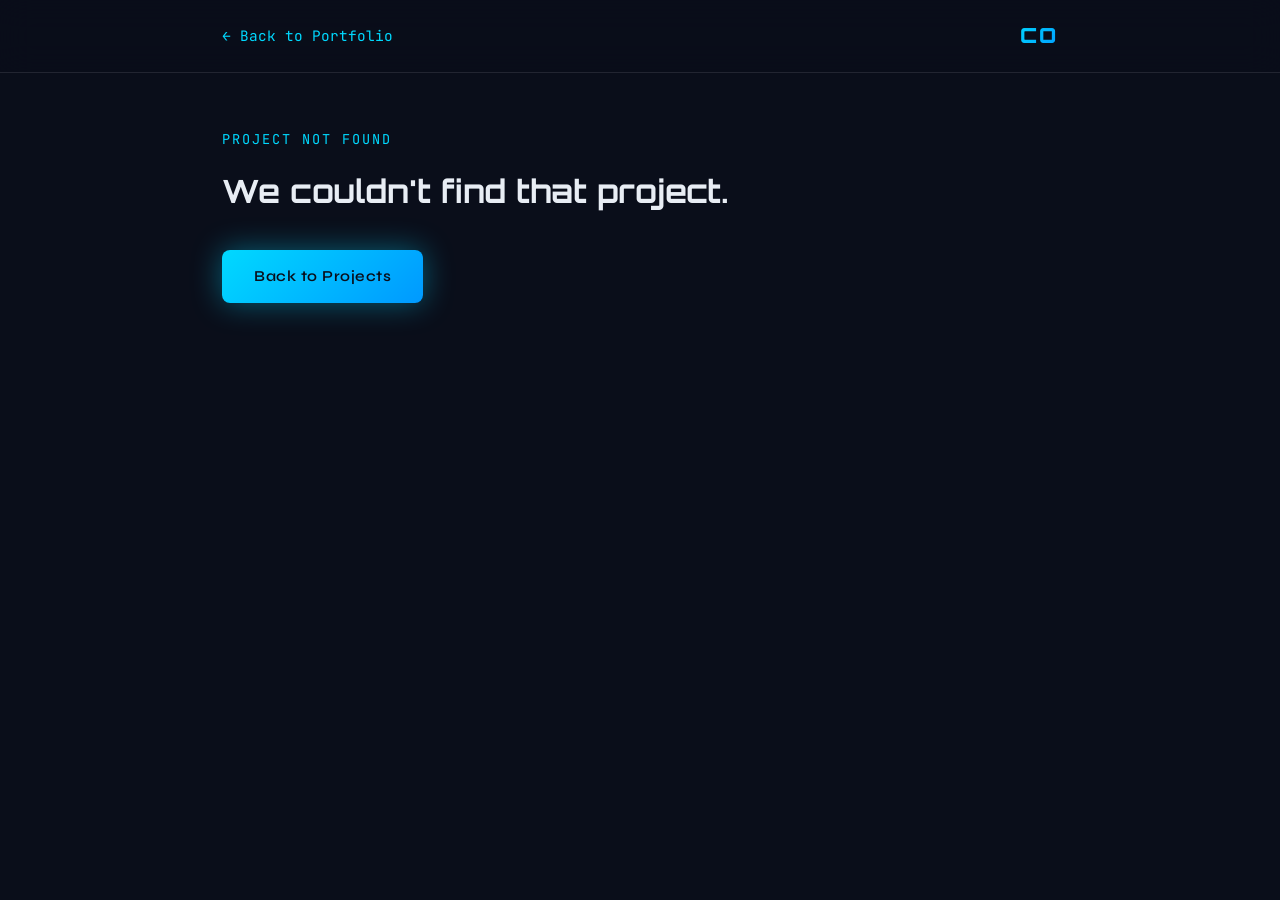
<file: project.html>
<!DOCTYPE html>
<html lang="en">
<head>
    <meta charset="UTF-8">
    <meta name="viewport" content="width=device-width, initial-scale=1.0">
    <title>Project | Charles Orukpe</title>
    <link rel="preconnect" href="https://fonts.googleapis.com">
    <link rel="preconnect" href="https://fonts.gstatic.com" crossorigin>
    <link href="https://fonts.googleapis.com/css2?family=Orbitron:wght@400;500;700;900&family=Syne:wght@400;500;600;700;800&family=JetBrains+Mono:wght@300;400;500&display=swap" rel="stylesheet">
    <link rel="stylesheet" href="project-styles.css">
</head>
<body>

    <!-- Toolbar -->
    <div class="detail-toolbar">
        <div class="detail-toolbar-inner">
            <a href="index.html" class="toolbar-link">&larr; Back to Portfolio</a>
            <div class="nav-logo">CO</div>
        </div>
    </div>

    <!-- Not found state -->
    <main class="detail-main" id="notFound" hidden>
        <div class="container">
            <p class="not-found-label">Project Not Found</p>
            <h1 class="not-found-title">We couldn't find that project.</h1>
            <a href="index.html#projects" class="btn btn-primary">Back to Projects</a>
        </div>
    </main>

    <!-- Project detail -->
    <main class="detail-main" id="detail" hidden>
        <div class="container">

            <header class="detail-header">
                <span class="project-category" id="pCategory"></span>
                <h1 class="detail-title" id="pTitle"></h1>
                <p class="detail-tagline" id="pTagline"></p>
                <div class="detail-actions">
                    <a href="#" target="_blank" class="btn btn-primary" id="pLiveLink" hidden>Visit Live Site</a>
                    <a href="#" target="_blank" class="btn btn-secondary" id="pRepoLink" hidden>View Source on GitHub</a>
                    <a href="index.html#projects" class="btn btn-secondary">&larr; All Projects</a>
                </div>
            </header>

            <div class="detail-screenshot-wrap" id="pScreenshotWrap" hidden>
                <img id="pScreenshot" class="detail-screenshot" alt="">
            </div>

            <section class="detail-section">
                <h2>Overview</h2>
                <p id="pOverview" class="detail-overview"></p>
            </section>

            <section class="detail-section">
                <h2>Key Features</h2>
                <ul class="detail-features" id="pFeatures"></ul>
            </section>

            <section class="detail-section">
                <h2>Tech Stack</h2>
                <div class="project-tools" id="pTools"></div>
            </section>

            <section class="detail-section">
                <h2>My Role</h2>
                <p class="detail-role" id="pRole"></p>
            </section>

            <section class="detail-section detail-outcome-section">
                <h2>Outcome</h2>
                <p class="detail-outcome" id="pOutcome"></p>
            </section>

            <section class="detail-more">
                <h3>More Projects</h3>
                <div class="more-projects" id="pMore"></div>
            </section>

        </div>
    </main>

    <script src="project-data.js"></script>
    <script>
        (function () {
            const params = new URLSearchParams(window.location.search);
            const slug = params.get('slug');
            const project = slug ? PROJECTS[slug] : null;

            if (!project) {
                document.getElementById('notFound').hidden = false;
                return;
            }

            document.title = project.title + ' | Charles Orukpe';
            document.getElementById('detail').hidden = false;

            document.getElementById('pCategory').textContent = project.category;
            document.getElementById('pTitle').textContent = project.title;
            document.getElementById('pTagline').textContent = project.tagline;
            document.getElementById('pOverview').textContent = project.overview;
            document.getElementById('pRole').textContent = project.role;
            document.getElementById('pOutcome').textContent = project.outcome;

            if (project.liveUrl) {
                const liveLink = document.getElementById('pLiveLink');
                liveLink.href = project.liveUrl;
                liveLink.hidden = false;
            }

            if (project.repoUrl) {
                const repoLink = document.getElementById('pRepoLink');
                repoLink.href = project.repoUrl;
                repoLink.hidden = false;
            }

            if (project.screenshot) {
                document.getElementById('pScreenshotWrap').hidden = false;
                const img = document.getElementById('pScreenshot');
                img.src = project.screenshot;
                img.alt = project.title + ' screenshot';
            }

            const featuresEl = document.getElementById('pFeatures');
            project.features.forEach(f => {
                const li = document.createElement('li');
                li.textContent = f;
                featuresEl.appendChild(li);
            });

            const toolsEl = document.getElementById('pTools');
            project.tools.forEach(t => {
                const span = document.createElement('span');
                span.textContent = t;
                toolsEl.appendChild(span);
            });

            // "More Projects" — up to 3 others, cycling from this project's position
            const slugs = Object.keys(PROJECTS);
            const idx = slugs.indexOf(slug);
            const others = [];
            for (let i = 1; i <= slugs.length && others.length < 3; i++) {
                const candidate = slugs[(idx + i) % slugs.length];
                if (candidate !== slug) others.push(candidate);
            }
            const moreEl = document.getElementById('pMore');
            others.forEach(s => {
                const p = PROJECTS[s];
                const a = document.createElement('a');
                a.href = 'project.html?slug=' + s;
                a.className = 'more-project-card glass-card';
                a.innerHTML = '<span class="project-category">' + p.category + '</span><h5>' + p.title + '</h5>';
                moreEl.appendChild(a);
            });
        })();
    </script>
</body>
</html>
</file>
<file: portfoli-styles.css>
/* ===================================
   VARIABLES & RESET
   =================================== */

:root {
    /* Colors - Corporate Futuristic Palette */
    --bg-primary: #0a0e1a;
    --bg-secondary: #111827;
    --bg-card: rgba(17, 24, 39, 0.4);
    
    --accent-primary: #00d9ff;
    --accent-secondary: #0099ff;
    --accent-glow: rgba(0, 217, 255, 0.4);
    
    --text-primary: #e8edf4;
    --text-secondary: #9ca3af;
    --text-muted: #6b7280;
    
    /* Glass Effect */
    --glass-bg: rgba(17, 24, 39, 0.6);
    --glass-border: rgba(255, 255, 255, 0.1);
    --glass-shadow: 0 8px 32px 0 rgba(0, 0, 0, 0.37);
    
    /* Typography */
    --font-display: 'Orbitron', sans-serif;
    --font-body: 'Syne', sans-serif;
    --font-mono: 'JetBrains Mono', monospace;
    
    /* Spacing */
    --spacing-xs: 0.5rem;
    --spacing-sm: 1rem;
    --spacing-md: 2rem;
    --spacing-lg: 4rem;
    --spacing-xl: 6rem;
    
    /* Transitions */
    --transition-fast: 0.2s ease;
    --transition-base: 0.3s ease;
    --transition-slow: 0.5s ease;
}

* {
    margin: 0;
    padding: 0;
    box-sizing: border-box;
}

html {
    scroll-behavior: smooth;
}

body {
    font-family: var(--font-body);
    background: var(--bg-primary);
    color: var(--text-primary);
    line-height: 1.6;
    overflow-x: hidden;
}

/* ===================================
   ANIMATED BACKGROUND
   =================================== */

.bg-animation {
    position: fixed;
    top: 0;
    left: 0;
    width: 100%;
    height: 100%;
    z-index: -1;
    background: linear-gradient(135deg, #0a0e1a 0%, #111827 50%, #0f1419 100%);
}

#particles {
    width: 100%;
    height: 100%;
    opacity: 0.6;
}

/* ===================================
   NAVIGATION
   =================================== */

.nav {
    position: fixed;
    top: 0;
    left: 0;
    width: 100%;
    z-index: 1000;
    padding: 1.5rem 0;
    transition: all var(--transition-base);
}

.nav.scrolled {
    background: var(--glass-bg);
    backdrop-filter: blur(20px);
    -webkit-backdrop-filter: blur(20px);
    border-bottom: 1px solid var(--glass-border);
    box-shadow: var(--glass-shadow);
    padding: 1rem 0;
}

.nav-container {
    max-width: 1400px;
    margin: 0 auto;
    padding: 0 2rem;
    display: flex;
    justify-content: space-between;
    align-items: center;
}

.nav-logo {
    font-family: var(--font-display);
    font-size: 1.5rem;
    font-weight: 900;
    background: linear-gradient(135deg, var(--accent-primary), var(--accent-secondary));
    -webkit-background-clip: text;
    -webkit-text-fill-color: transparent;
    background-clip: text;
    letter-spacing: 2px;
}

.nav-menu {
    display: flex;
    list-style: none;
    gap: 2.5rem;
}

.nav-link {
    color: var(--text-secondary);
    text-decoration: none;
    font-weight: 500;
    font-size: 0.95rem;
    transition: all var(--transition-base);
    position: relative;
    letter-spacing: 0.5px;
}

.nav-link::after {
    content: '';
    position: absolute;
    bottom: -5px;
    left: 0;
    width: 0;
    height: 2px;
    background: var(--accent-primary);
    transition: width var(--transition-base);
}

.nav-link:hover {
    color: var(--accent-primary);
}

.nav-link:hover::after {
    width: 100%;
}

.nav-toggle {
    display: none;
    flex-direction: column;
    gap: 5px;
    cursor: pointer;
}

.nav-toggle span {
    width: 25px;
    height: 2px;
    background: var(--text-primary);
    transition: all var(--transition-base);
}

/* ===================================
   HERO SECTION
   =================================== */

.hero {
    min-height: 100vh;
    display: flex;
    align-items: center;
    justify-content: center;
    position: relative;
    padding: 0 2rem;
}

.hero-content {
    max-width: 900px;
    text-align: center;
    z-index: 1;
}

.hero-label {
    font-family: var(--font-mono);
    font-size: 0.85rem;
    color: var(--accent-primary);
    text-transform: uppercase;
    letter-spacing: 3px;
    margin-bottom: 1.5rem;
    font-weight: 300;
}

.hero-title {
    font-family: var(--font-display);
    font-size: clamp(3rem, 8vw, 6rem);
    font-weight: 900;
    line-height: 1.1;
    margin-bottom: 1rem;
    letter-spacing: -2px;
}

.gradient-text {
    background: linear-gradient(135deg, var(--accent-primary), var(--accent-secondary), #00ffcc);
    -webkit-background-clip: text;
    -webkit-text-fill-color: transparent;
    background-clip: text;
    background-size: 200% 200%;
    animation: gradientShift 4s ease infinite;
}

@keyframes gradientShift {
    0%, 100% { background-position: 0% 50%; }
    50% { background-position: 100% 50%; }
}

.hero-subtitle {
    font-size: clamp(1.1rem, 2.5vw, 1.4rem);
    color: var(--text-secondary);
    margin-bottom: 1.5rem;
    font-weight: 500;
    letter-spacing: 0.5px;
}

.hero-tagline {
    font-size: clamp(0.95rem, 2vw, 1.1rem);
    color: var(--text-muted);
    margin-bottom: 3rem;
    max-width: 600px;
    margin-left: auto;
    margin-right: auto;
    line-height: 1.7;
}

.hero-cta {
    display: flex;
    gap: 1.5rem;
    justify-content: center;
    flex-wrap: wrap;
}

.hero-scroll {
    position: absolute;
    bottom: 3rem;
    left: 50%;
    transform: translateX(-50%);
    display: flex;
    flex-direction: column;
    align-items: center;
    gap: 1rem;
    color: var(--text-muted);
    font-size: 0.85rem;
    font-family: var(--font-mono);
    letter-spacing: 2px;
}

.scroll-line {
    width: 1px;
    height: 60px;
    background: linear-gradient(to bottom, var(--accent-primary), transparent);
    animation: scrollPulse 2s ease-in-out infinite;
}

@keyframes scrollPulse {
    0%, 100% { opacity: 0.3; transform: translateY(0); }
    50% { opacity: 1; transform: translateY(10px); }
}

/* ===================================
   BUTTONS
   =================================== */

.btn {
    padding: 1rem 2.5rem;
    font-size: 1rem;
    font-weight: 600;
    text-decoration: none;
    border-radius: 8px;
    transition: all var(--transition-base);
    cursor: pointer;
    border: none;
    font-family: var(--font-body);
    letter-spacing: 0.5px;
    display: inline-block;
}

.btn-primary {
    background: linear-gradient(135deg, var(--accent-primary), var(--accent-secondary));
    color: var(--bg-primary);
    box-shadow: 0 0 30px var(--accent-glow);
    position: relative;
    overflow: hidden;
}

.btn-primary::before {
    content: '';
    position: absolute;
    top: 0;
    left: -100%;
    width: 100%;
    height: 100%;
    background: linear-gradient(90deg, transparent, rgba(255,255,255,0.3), transparent);
    transition: left 0.5s;
}

.btn-primary:hover::before {
    left: 100%;
}

.btn-primary:hover {
    transform: translateY(-3px);
    box-shadow: 0 0 50px var(--accent-glow);
}

.btn-secondary {
    background: transparent;
    color: var(--accent-primary);
    border: 2px solid var(--accent-primary);
}

.btn-secondary:hover {
    background: var(--accent-primary);
    color: var(--bg-primary);
    box-shadow: 0 0 30px var(--accent-glow);
    transform: translateY(-3px);
}

.btn-full {
    width: 100%;
}

/* ===================================
   SECTIONS
   =================================== */

section {
    padding: var(--spacing-xl) 2rem;
}

.container {
    max-width: 1400px;
    margin: 0 auto;
}

.section-header {
    text-align: center;
    margin-bottom: var(--spacing-lg);
}

.section-label {
    font-family: var(--font-mono);
    font-size: 0.85rem;
    color: var(--accent-primary);
    text-transform: uppercase;
    letter-spacing: 3px;
    display: block;
    margin-bottom: 1rem;
    font-weight: 300;
}

.section-title {
    font-family: var(--font-display);
    font-size: clamp(2.5rem, 5vw, 4rem);
    font-weight: 700;
    margin-bottom: 1rem;
    letter-spacing: -1px;
}

/* ===================================
   GLASS CARDS
   =================================== */

.glass-card {
    background: var(--glass-bg);
    backdrop-filter: blur(20px);
    -webkit-backdrop-filter: blur(20px);
    border: 1px solid var(--glass-border);
    border-radius: 16px;
    padding: 2rem;
    box-shadow: var(--glass-shadow);
    transition: all var(--transition-base);
}

.glass-card:hover {
    transform: translateY(-5px);
    box-shadow: 0 12px 40px 0 rgba(0, 217, 255, 0.15);
    border-color: rgba(0, 217, 255, 0.3);
}

/* ===================================
   ABOUT SECTION
   =================================== */

.about-grid {
    display: grid;
    grid-template-columns: 2fr 1fr;
    gap: 2rem;
}

.about-text p {
    margin-bottom: 1.5rem;
    color: var(--text-secondary);
    font-size: 1.05rem;
    line-height: 1.8;
}

.about-stats {
    display: flex;
    flex-direction: column;
    gap: 1.5rem;
}

.stat-card {
    display: flex;
    align-items: center;
    gap: 1.5rem;
    padding: 1.5rem !important;
}

.stat-icon {
    display: flex;
    align-items: center;
    justify-content: center;
    color: var(--accent-primary);
}

.stat-icon svg {
    width: 2rem;
    height: 2rem;
}

.stat-label {
    font-size: 0.85rem;
    color: var(--text-muted);
    font-family: var(--font-mono);
    text-transform: uppercase;
    letter-spacing: 1px;
    margin-bottom: 0.3rem;
}

.stat-value {
    font-size: 1.1rem;
    font-weight: 600;
    color: var(--accent-primary);
}

/* ===================================
   VERSION SELECTOR
   =================================== */

.version-tabs {
    display: flex;
    gap: 1rem;
    margin-bottom: 3rem;
    justify-content: center;
    flex-wrap: wrap;
}

.version-tab {
    background: var(--glass-bg);
    border: 1px solid var(--glass-border);
    padding: 1rem 2rem;
    border-radius: 12px;
    cursor: pointer;
    transition: all var(--transition-base);
    display: flex;
    align-items: center;
    gap: 0.8rem;
    font-family: var(--font-body);
    font-size: 1rem;
    font-weight: 600;
    color: var(--text-secondary);
    backdrop-filter: blur(10px);
}

.version-tab.active {
    background: linear-gradient(135deg, var(--accent-primary), var(--accent-secondary));
    color: var(--bg-primary);
    border-color: transparent;
    box-shadow: 0 0 30px var(--accent-glow);
}

.version-tab:not(.active):hover {
    border-color: var(--accent-primary);
    color: var(--accent-primary);
    transform: translateY(-2px);
}

.tab-icon {
    display: flex;
    align-items: center;
    justify-content: center;
}

.tab-icon svg {
    width: 1.3rem;
    height: 1.3rem;
}

.version-panel {
    display: none;
    animation: fadeIn 0.5s ease;
}

.version-panel.active {
    display: block;
}

@keyframes fadeIn {
    from {
        opacity: 0;
        transform: translateY(20px);
    }
    to {
        opacity: 1;
        transform: translateY(0);
    }
}

.version-grid {
    display: grid;
    grid-template-columns: 1.5fr 1fr;
    gap: 2rem;
    margin-bottom: 2rem;
}

.version-summary h3 {
    font-family: var(--font-display);
    font-size: 1.8rem;
    margin-bottom: 1.5rem;
    color: var(--accent-primary);
    font-weight: 600;
}

.version-summary p {
    color: var(--text-secondary);
    line-height: 1.8;
    margin-bottom: 1rem;
}

.version-skills h4 {
    font-family: var(--font-display);
    font-size: 1.3rem;
    margin-bottom: 1.5rem;
    font-weight: 600;
}

.skills-grid {
    display: grid;
    grid-template-columns: repeat(2, 1fr);
    gap: 0.8rem;
}

.skill-tag {
    background: rgba(0, 217, 255, 0.1);
    border: 1px solid rgba(0, 217, 255, 0.3);
    padding: 0.6rem 1rem;
    border-radius: 8px;
    font-size: 0.9rem;
    text-align: center;
    transition: all var(--transition-base);
    cursor: default;
}

.skill-tag:hover {
    background: rgba(0, 217, 255, 0.2);
    border-color: var(--accent-primary);
    transform: scale(1.05);
}

.version-projects h4 {
    font-family: var(--font-display);
    font-size: 1.3rem;
    margin-bottom: 1.5rem;
    font-weight: 600;
}

.mini-projects {
    display: grid;
    grid-template-columns: repeat(2, 1fr);
    gap: 1.5rem;
}

.mini-project {
    padding: 1.5rem !important;
}

.project-type {
    display: inline-block;
    font-size: 0.75rem;
    font-family: var(--font-mono);
    color: var(--accent-primary);
    text-transform: uppercase;
    letter-spacing: 1.5px;
    margin-bottom: 0.8rem;
    padding: 0.3rem 0.8rem;
    background: rgba(0, 217, 255, 0.1);
    border-radius: 4px;
}

.mini-project h5 {
    font-size: 1.1rem;
    margin-bottom: 0.8rem;
    font-weight: 600;
}

.mini-project p {
    font-size: 0.95rem;
    color: var(--text-secondary);
    line-height: 1.6;
}

/* ===================================
   PROJECTS SECTION
   =================================== */

.projects-grid {
    display: grid;
    grid-template-columns: repeat(auto-fit, minmax(350px, 1fr));
    gap: 2rem;
}

.project-card {
    position: relative;
    overflow: hidden;
}

.project-header {
    margin-bottom: 1.5rem;
}

.project-category {
    display: inline-block;
    font-size: 0.75rem;
    font-family: var(--font-mono);
    color: var(--accent-primary);
    text-transform: uppercase;
    letter-spacing: 1.5px;
    margin-bottom: 0.8rem;
    padding: 0.3rem 0.8rem;
    background: rgba(0, 217, 255, 0.1);
    border-radius: 4px;
}

.project-card h3 {
    font-family: var(--font-display);
    font-size: 1.5rem;
    font-weight: 600;
    margin-bottom: 1rem;
}

.project-description {
    color: var(--text-secondary);
    margin-bottom: 1.5rem;
    line-height: 1.7;
}

.project-tools {
    display: flex;
    flex-wrap: wrap;
    gap: 0.6rem;
    margin-bottom: 1.5rem;
}

.project-tools span {
    font-size: 0.85rem;
    padding: 0.4rem 0.9rem;
    background: rgba(0, 153, 255, 0.1);
    border: 1px solid rgba(0, 153, 255, 0.3);
    border-radius: 6px;
    color: var(--accent-secondary);
    font-family: var(--font-mono);
}

.project-outcome {
    padding-top: 1.5rem;
    border-top: 1px solid var(--glass-border);
    color: var(--text-secondary);
    font-size: 0.95rem;
    line-height: 1.7;
}

.project-outcome strong {
    color: var(--accent-primary);
    font-family: var(--font-mono);
    font-size: 0.85rem;
    text-transform: uppercase;
    letter-spacing: 1px;
}

.project-view-link {
    display: inline-block;
    margin-top: 1.2rem;
    color: var(--accent-primary);
    text-decoration: none;
    font-family: var(--font-mono);
    font-size: 0.85rem;
    font-weight: 600;
    letter-spacing: 0.5px;
    transition: transform var(--transition-fast);
}

.project-view-link:hover {
    text-decoration: underline;
    transform: translateX(4px);
}

/* ===================================
   SKILLS SECTION
   =================================== */

.skills-categories {
    display: grid;
    grid-template-columns: repeat(auto-fit, minmax(350px, 1fr));
    gap: 2rem;
}

.skill-category h3 {
    font-family: var(--font-display);
    font-size: 1.5rem;
    margin-bottom: 2rem;
    font-weight: 600;
    color: var(--accent-primary);
}

.skill-items {
    display: flex;
    flex-direction: column;
    gap: 1.5rem;
}

.skill-item {
    display: flex;
    flex-direction: column;
    gap: 0.5rem;
}

.skill-name {
    font-size: 1rem;
    font-weight: 500;
    color: var(--text-primary);
    margin-bottom: 0.3rem;
}

.skill-bar {
    height: 8px;
    background: rgba(255, 255, 255, 0.05);
    border-radius: 10px;
    overflow: hidden;
    position: relative;
}

.skill-fill {
    height: 100%;
    background: linear-gradient(90deg, var(--accent-secondary), var(--accent-primary));
    border-radius: 10px;
    transition: width 1s ease;
    box-shadow: 0 0 15px var(--accent-glow);
    position: relative;
}

.skill-fill::after {
    content: '';
    position: absolute;
    top: 0;
    left: 0;
    right: 0;
    bottom: 0;
    background: linear-gradient(90deg, transparent, rgba(255,255,255,0.3), transparent);
    animation: shimmer 2s infinite;
}

@keyframes shimmer {
    0% { transform: translateX(-100%); }
    100% { transform: translateX(100%); }
}

/* ===================================
   METRICS SECTION
   =================================== */

.metrics {
    background: linear-gradient(135deg, rgba(0, 217, 255, 0.05), rgba(0, 153, 255, 0.05));
    position: relative;
}

.metrics::before {
    content: '';
    position: absolute;
    top: 0;
    left: 0;
    right: 0;
    height: 1px;
    background: linear-gradient(90deg, transparent, var(--accent-primary), transparent);
}

.metrics::after {
    content: '';
    position: absolute;
    bottom: 0;
    left: 0;
    right: 0;
    height: 1px;
    background: linear-gradient(90deg, transparent, var(--accent-primary), transparent);
}

.metrics-grid {
    display: grid;
    grid-template-columns: repeat(auto-fit, minmax(250px, 1fr));
    gap: 2rem;
}

.metric-card {
    text-align: center;
    padding: 3rem 2rem !important;
}

.metric-value {
    font-family: var(--font-display);
    font-size: 4rem;
    font-weight: 900;
    background: linear-gradient(135deg, var(--accent-primary), var(--accent-secondary));
    -webkit-background-clip: text;
    -webkit-text-fill-color: transparent;
    background-clip: text;
    margin-bottom: 1rem;
    line-height: 1;
}

.metric-label {
    font-size: 1rem;
    color: var(--text-secondary);
    font-weight: 500;
}

/* ===================================
   CONTACT SECTION
   =================================== */

.contact-grid {
    display: grid;
    grid-template-columns: 1fr 1.2fr;
    gap: 3rem;
}

.contact-intro {
    font-size: 1.1rem;
    color: var(--text-secondary);
    margin-bottom: 2rem;
    line-height: 1.8;
}

.contact-methods {
    display: flex;
    flex-direction: column;
    gap: 1rem;
    margin-bottom: 2rem;
}

.contact-method {
    display: flex;
    align-items: center;
    gap: 1.5rem;
    padding: 1.5rem !important;
    text-decoration: none;
}

.method-icon {
    display: flex;
    align-items: center;
    justify-content: center;
    color: var(--accent-primary);
}

.method-icon svg {
    width: 2rem;
    height: 2rem;
}

.method-label {
    font-size: 0.85rem;
    font-family: var(--font-mono);
    color: var(--text-muted);
    text-transform: uppercase;
    letter-spacing: 1px;
    margin-bottom: 0.3rem;
}

.method-value {
    font-size: 1.1rem;
    color: var(--accent-primary);
    font-weight: 500;
}

.contact-form {
    padding: 2.5rem !important;
}

.form-group {
    margin-bottom: 1.5rem;
}

.form-group label {
    display: block;
    font-size: 0.9rem;
    font-weight: 500;
    margin-bottom: 0.5rem;
    color: var(--text-secondary);
    font-family: var(--font-mono);
    text-transform: uppercase;
    letter-spacing: 1px;
}

.form-group input,
.form-group textarea {
    width: 100%;
    padding: 1rem;
    background: rgba(255, 255, 255, 0.03);
    border: 1px solid var(--glass-border);
    border-radius: 8px;
    color: var(--text-primary);
    font-family: var(--font-body);
    font-size: 1rem;
    transition: all var(--transition-base);
}

.form-group input:focus,
.form-group textarea:focus {
    outline: none;
    border-color: var(--accent-primary);
    background: rgba(255, 255, 255, 0.05);
    box-shadow: 0 0 20px rgba(0, 217, 255, 0.2);
}

.form-group textarea {
    resize: vertical;
    min-height: 120px;
}

/* ===================================
   FOOTER
   =================================== */

.footer {
    background: var(--bg-secondary);
    padding: 3rem 2rem 2rem;
    border-top: 1px solid var(--glass-border);
}

.footer-content {
    max-width: 1400px;
    margin: 0 auto 2rem;
    display: flex;
    justify-content: space-between;
    align-items: center;
}

.footer-brand {
    display: flex;
    flex-direction: column;
    gap: 0.5rem;
}

.footer-logo {
    font-family: var(--font-display);
    font-size: 1.5rem;
    font-weight: 900;
    background: linear-gradient(135deg, var(--accent-primary), var(--accent-secondary));
    -webkit-background-clip: text;
    -webkit-text-fill-color: transparent;
    background-clip: text;
    letter-spacing: 2px;
}

.footer-brand p {
    color: var(--text-muted);
    font-size: 0.9rem;
}

.footer-links {
    display: flex;
    gap: 2rem;
}

.footer-links a {
    color: var(--text-secondary);
    text-decoration: none;
    transition: color var(--transition-base);
}

.footer-links a:hover {
    color: var(--accent-primary);
}

.footer-bottom {
    max-width: 1400px;
    margin: 0 auto;
    padding-top: 2rem;
    border-top: 1px solid var(--glass-border);
    text-align: center;
    color: var(--text-muted);
    font-size: 0.9rem;
}

/* ===================================
   ANIMATIONS
   =================================== */

.fade-in {
    animation: fadeIn 1s ease;
}

.fade-in-up {
    animation: fadeInUp 1s ease;
}

.delay-1 {
    animation-delay: 0.2s;
    opacity: 0;
    animation-fill-mode: forwards;
}

.delay-2 {
    animation-delay: 0.4s;
    opacity: 0;
    animation-fill-mode: forwards;
}

.delay-3 {
    animation-delay: 0.6s;
    opacity: 0;
    animation-fill-mode: forwards;
}

@keyframes fadeInUp {
    from {
        opacity: 0;
        transform: translateY(30px);
    }
    to {
        opacity: 1;
        transform: translateY(0);
    }
}

.observe-animation {
    opacity: 0;
    transform: translateY(40px);
    transition: all 0.8s ease;
}

.observe-animation.in-view {
    opacity: 1;
    transform: translateY(0);
}

/* ===================================
   RESPONSIVE DESIGN
   =================================== */

@media (max-width: 1024px) {
    .about-grid {
        grid-template-columns: 1fr;
    }
    
    .version-grid {
        grid-template-columns: 1fr;
    }
    
    .mini-projects {
        grid-template-columns: 1fr;
    }
    
    .contact-grid {
        grid-template-columns: 1fr;
    }

    .projects-grid {
        grid-template-columns: repeat(auto-fit, minmax(280px, 1fr));
    }
}

@media (max-width: 768px) {
    /* NAV */
    .nav-menu {
        position: fixed;
        top: 0;
        right: -100%;
        width: 75%;
        height: 100vh;
        background: var(--bg-secondary);
        flex-direction: column;
        padding: 5rem 2rem;
        transition: right var(--transition-base);
        border-left: 1px solid var(--glass-border);
        box-shadow: -10px 0 30px rgba(0, 0, 0, 0.5);
        z-index: 999;
    }
    
    .nav-menu.active {
        right: 0;
    }
    
    .nav-toggle {
        display: flex;
        z-index: 1000;
    }
    
    .nav-toggle.active span:nth-child(1) {
        transform: rotate(45deg) translate(5px, 5px);
    }
    
    .nav-toggle.active span:nth-child(2) {
        opacity: 0;
    }
    
    .nav-toggle.active span:nth-child(3) {
        transform: rotate(-45deg) translate(7px, -7px);
    }
    
    /* HERO */
    .hero {
        padding: 0 1.2rem;
        text-align: center;
    }

    .hero-title {
        font-size: clamp(2rem, 8vw, 4rem) !important;
    }

    .hero-subtitle {
        font-size: clamp(0.9rem, 3vw, 1.2rem) !important;
    }

    .hero-tagline {
        font-size: clamp(0.85rem, 2.5vw, 1rem) !important;
    }
    
    /* SECTIONS */
    section {
        padding: var(--spacing-lg) 1.2rem;
    }

    .section-title {
        font-size: clamp(1.5rem, 5vw, 2.5rem) !important;
    }

    .container {
        padding: 0 1rem;
    }
    
    /* EXPERTISE TABS */
    .version-tabs {
        flex-direction: column;
        align-items: stretch;
    }

    .version-tab {
        justify-content: center;
    }
    
    /* PROJECTS */
    .projects-grid {
        grid-template-columns: 1fr;
    }

    .project-card h3 {
        font-size: 1.2rem;
    }
    
    /* SKILLS */
    .skills-categories {
        grid-template-columns: 1fr;
    }

    .skills-grid {
        grid-template-columns: repeat(2, 1fr);
    }
    
    /* METRICS */
    .metrics-grid {
        grid-template-columns: repeat(2, 1fr);
    }
    
    .metric-value {
        font-size: 2.8rem;
    }
    
    /* FOOTER */
    .footer-content {
        flex-direction: column;
        text-align: center;
        gap: 2rem;
    }
    
    .footer-links {
        flex-wrap: wrap;
        justify-content: center;
        gap: 1rem;
    }

    /* ABOUT */
    .stat-card {
        flex-direction: row;
        align-items: center;
    }

    /* CONTACT */
    .contact-methods {
        flex-direction: column;
    }
}

@media (max-width: 480px) {
    /* HERO */
    .hero-cta {
        flex-direction: column;
        width: 100%;
    }
    
    .hero-cta .btn {
        width: 100%;
        text-align: center;
    }

    .hero-label {
        font-size: 0.75rem;
    }
    
    /* SKILLS */
    .skills-grid {
        grid-template-columns: 1fr;
    }
    
    /* METRICS */
    .metrics-grid {
        grid-template-columns: 1fr;
    }

    .metric-value {
        font-size: 2.4rem;
    }

    /* NAV */
    .nav-menu {
        width: 85%;
    }

    /* VERSION TABS */
    .version-tab {
        padding: 0.8rem 1rem;
        font-size: 0.9rem;
    }

    /* PROJECTS */
    .project-tools {
        gap: 0.4rem;
    }

    .project-tools span {
        font-size: 0.75rem;
        padding: 0.3rem 0.6rem;
    }

    /* SECTION HEADER */
    .section-header {
        margin-bottom: 2rem;
    }

    /* GLASS CARD PADDING */
    .glass-card {
        padding: 1.5rem !important;
    }

    /* FOOTER */
    .footer {
        padding: 2rem 1rem 1.5rem;
    }

    /* NAV CONTAINER */
    .nav-container {
        padding: 0 1rem;
    }
}
</file>
<file: cv-styles.css>
/* ===================================
   VARIABLES
   =================================== */

:root {
    --bg-primary: #0a0e1a;
    --bg-secondary: #111827;
    --accent-primary: #00d9ff;
    --accent-secondary: #0099ff;
    --accent-glow: rgba(0, 217, 255, 0.4);
    --text-primary: #e8edf4;
    --text-secondary: #9ca3af;
    --text-muted: #6b7280;

    --paper-bg: #ffffff;
    --paper-text: #1a2130;
    --paper-muted: #4b5563;
    --paper-accent: #0077a3;
    --placeholder-color: #b45309;
    --placeholder-bg: rgba(180, 83, 9, 0.08);

    --font-display: 'Orbitron', sans-serif;
    --font-body: 'Syne', sans-serif;
    --font-mono: 'JetBrains Mono', monospace;
}

* {
    margin: 0;
    padding: 0;
    box-sizing: border-box;
}

body {
    background: var(--bg-primary);
    font-family: var(--font-body);
    padding: 2.5rem 1rem 4rem;
}

/* ===================================
   SCREEN TOOLBAR (hidden on print)
   =================================== */

.cv-toolbar {
    max-width: 820px;
    margin: 0 auto 1.5rem;
    display: flex;
    align-items: center;
    justify-content: space-between;
    flex-wrap: wrap;
    gap: 1rem;
}

.toolbar-link {
    color: var(--accent-primary);
    text-decoration: none;
    font-size: 0.9rem;
    font-family: var(--font-mono);
}

.toolbar-link:hover {
    text-decoration: underline;
}

.toolbar-actions {
    display: flex;
    align-items: center;
    gap: 1rem;
    flex-wrap: wrap;
}

.toolbar-note {
    font-size: 0.8rem;
    color: var(--text-muted);
    font-family: var(--font-mono);
}

.print-btn {
    background: linear-gradient(135deg, var(--accent-primary), var(--accent-secondary));
    color: var(--bg-primary);
    border: none;
    padding: 0.7rem 1.4rem;
    border-radius: 8px;
    font-family: var(--font-body);
    font-weight: 600;
    font-size: 0.9rem;
    cursor: pointer;
    box-shadow: 0 0 20px var(--accent-glow);
}

.print-btn:hover {
    filter: brightness(1.1);
}

/* ===================================
   THE "PAPER"
   =================================== */

.cv-paper {
    max-width: 820px;
    margin: 0 auto;
    background: var(--paper-bg);
    color: var(--paper-text);
    padding: 3rem 3.5rem;
    border-radius: 6px;
    box-shadow: 0 20px 60px rgba(0, 0, 0, 0.5);
}

.cv-header {
    border-bottom: 3px solid var(--paper-accent);
    padding-bottom: 1.2rem;
    margin-bottom: 1.8rem;
}

.cv-name {
    font-family: var(--font-display);
    font-size: 2.1rem;
    font-weight: 700;
    letter-spacing: 0.5px;
    color: var(--paper-text);
}

.cv-title {
    font-size: 1rem;
    color: var(--paper-muted);
    margin-top: 0.3rem;
    font-weight: 600;
}

.cv-contact {
    margin-top: 0.8rem;
    font-family: var(--font-mono);
    font-size: 0.85rem;
    color: var(--paper-muted);
    display: flex;
    flex-wrap: wrap;
    gap: 0.4rem;
    align-items: center;
}

.cv-contact a {
    color: var(--paper-accent);
    text-decoration: none;
}

.cv-contact a:hover {
    text-decoration: underline;
}

.cv-contact .divider {
    color: #cbd5e1;
}

/* ===================================
   SECTIONS
   =================================== */

.cv-section {
    margin-bottom: 1.7rem;
}

.cv-section h2 {
    font-family: var(--font-mono);
    font-size: 0.8rem;
    letter-spacing: 2px;
    text-transform: uppercase;
    color: var(--paper-accent);
    margin-bottom: 0.8rem;
    padding-bottom: 0.3rem;
    border-bottom: 1px solid #e2e8f0;
}

.cv-summary {
    font-size: 0.95rem;
    line-height: 1.7;
    color: var(--paper-text);
}

/* Work / Education entries */

.cv-entry {
    margin-bottom: 1.1rem;
}

.cv-entry:last-child {
    margin-bottom: 0;
}

.entry-top {
    display: flex;
    justify-content: space-between;
    align-items: baseline;
    flex-wrap: wrap;
    gap: 0.3rem 1rem;
}

.cv-entry h3 {
    font-size: 0.98rem;
    font-weight: 700;
    color: var(--paper-text);
}

.entry-date {
    font-family: var(--font-mono);
    font-size: 0.78rem;
    color: var(--paper-muted);
    white-space: nowrap;
}

.cv-entry ul {
    margin-top: 0.4rem;
    padding-left: 1.2rem;
}

.cv-entry li {
    font-size: 0.88rem;
    line-height: 1.6;
    color: var(--paper-text);
    margin-bottom: 0.15rem;
}

/* Projects */

.cv-projects {
    list-style: none;
    padding: 0;
}

.cv-projects li {
    font-size: 0.88rem;
    line-height: 1.6;
    color: var(--paper-text);
    padding: 0.4rem 0;
    border-bottom: 1px dashed #e2e8f0;
}

.cv-projects li:last-child {
    border-bottom: none;
}

.proj-stack {
    color: var(--paper-muted);
    font-family: var(--font-mono);
    font-size: 0.78rem;
}

/* Skills */

.cv-skills {
    display: grid;
    gap: 0.9rem;
}

.skill-group h4 {
    font-size: 0.82rem;
    color: var(--paper-text);
    margin-bottom: 0.2rem;
}

.skill-group p {
    font-size: 0.85rem;
    color: var(--paper-muted);
    line-height: 1.6;
}

/* Certifications list */

.cv-section > ul {
    padding-left: 1.2rem;
}

.cv-section > ul li {
    font-size: 0.88rem;
    line-height: 1.7;
    color: var(--paper-text);
}

/* ===================================
   PLACEHOLDERS
   =================================== */

.placeholder {
    color: var(--placeholder-color);
    background: var(--placeholder-bg);
    font-style: italic;
    padding: 0.05rem 0.35rem;
    border-radius: 4px;
    border: 1px dashed rgba(180, 83, 9, 0.35);
}

/* ===================================
   RESPONSIVE (screen, narrow viewport)
   =================================== */

@media (max-width: 640px) {
    .cv-paper {
        padding: 2rem 1.3rem;
    }

    .cv-name {
        font-size: 1.6rem;
    }

    .entry-top {
        flex-direction: column;
        align-items: flex-start;
    }
}

/* ===================================
   PRINT / PDF EXPORT
   =================================== */

@page {
    size: A4;
    margin: 14mm 16mm;
}

@media print {
    .no-print {
        display: none !important;
    }

    body {
        background: #ffffff;
        padding: 0;
    }

    .cv-paper {
        box-shadow: none;
        border-radius: 0;
        max-width: 100%;
        padding: 0;
        margin: 0;
    }

    .cv-section {
        break-inside: avoid;
    }

    .cv-entry {
        break-inside: avoid;
    }

    .placeholder {
        background: none;
        border: 1px dashed #b45309;
        -webkit-print-color-adjust: exact;
        print-color-adjust: exact;
    }

    .cv-contact a {
        color: var(--paper-accent) !important;
        -webkit-print-color-adjust: exact;
        print-color-adjust: exact;
    }
}
</file>
<file: project-styles.css>
/* ===================================
   VARIABLES & RESET
   =================================== */

:root {
    --bg-primary: #0a0e1a;
    --bg-secondary: #111827;
    --accent-primary: #00d9ff;
    --accent-secondary: #0099ff;
    --accent-glow: rgba(0, 217, 255, 0.4);

    --text-primary: #e8edf4;
    --text-secondary: #9ca3af;
    --text-muted: #6b7280;

    --glass-bg: rgba(17, 24, 39, 0.6);
    --glass-border: rgba(255, 255, 255, 0.1);
    --glass-shadow: 0 8px 32px 0 rgba(0, 0, 0, 0.37);

    --font-display: 'Orbitron', sans-serif;
    --font-body: 'Syne', sans-serif;
    --font-mono: 'JetBrains Mono', monospace;

    --transition-base: 0.3s ease;
}

* {
    margin: 0;
    padding: 0;
    box-sizing: border-box;
}

[hidden] {
    display: none !important;
}

html {
    scroll-behavior: smooth;
}

body {
    font-family: var(--font-body);
    background: var(--bg-primary);
    color: var(--text-primary);
    line-height: 1.6;
}

.container {
    max-width: 900px;
    margin: 0 auto;
    padding: 0 2rem;
}

/* ===================================
   TOOLBAR
   =================================== */

.detail-toolbar {
    position: sticky;
    top: 0;
    z-index: 100;
    background: rgba(10, 14, 26, 0.85);
    backdrop-filter: blur(16px);
    -webkit-backdrop-filter: blur(16px);
    border-bottom: 1px solid var(--glass-border);
    padding: 1.2rem 0;
}

.detail-toolbar-inner {
    max-width: 900px;
    margin: 0 auto;
    padding: 0 2rem;
    display: flex;
    align-items: center;
    justify-content: space-between;
}

.toolbar-link {
    color: var(--accent-primary);
    text-decoration: none;
    font-family: var(--font-mono);
    font-size: 0.9rem;
}

.toolbar-link:hover {
    text-decoration: underline;
}

.nav-logo {
    font-family: var(--font-display);
    font-size: 1.3rem;
    font-weight: 900;
    background: linear-gradient(135deg, var(--accent-primary), var(--accent-secondary));
    -webkit-background-clip: text;
    -webkit-text-fill-color: transparent;
    background-clip: text;
    letter-spacing: 2px;
}

/* ===================================
   MAIN / NOT FOUND
   =================================== */

.detail-main {
    padding: 3.5rem 0 6rem;
}

.not-found-label {
    font-family: var(--font-mono);
    font-size: 0.85rem;
    color: var(--accent-primary);
    text-transform: uppercase;
    letter-spacing: 2px;
}

.not-found-title {
    font-family: var(--font-display);
    font-size: 2rem;
    margin: 1rem 0 2rem;
}

/* ===================================
   BUTTONS
   =================================== */

.btn {
    padding: 0.9rem 2rem;
    font-size: 0.95rem;
    font-weight: 600;
    text-decoration: none;
    border-radius: 8px;
    transition: all var(--transition-base);
    cursor: pointer;
    border: none;
    font-family: var(--font-body);
    letter-spacing: 0.5px;
    display: inline-block;
}

.btn-primary {
    background: linear-gradient(135deg, var(--accent-primary), var(--accent-secondary));
    color: var(--bg-primary);
    box-shadow: 0 0 30px var(--accent-glow);
}

.btn-primary:hover {
    transform: translateY(-3px);
    box-shadow: 0 0 50px var(--accent-glow);
}

.btn-secondary {
    background: transparent;
    color: var(--accent-primary);
    border: 2px solid var(--accent-primary);
}

.btn-secondary:hover {
    background: var(--accent-primary);
    color: var(--bg-primary);
    transform: translateY(-3px);
}

/* ===================================
   HEADER
   =================================== */

.detail-header {
    margin-bottom: 2.5rem;
}

.project-category {
    display: inline-block;
    font-size: 0.75rem;
    font-family: var(--font-mono);
    color: var(--accent-primary);
    text-transform: uppercase;
    letter-spacing: 1.5px;
    margin-bottom: 1rem;
    padding: 0.3rem 0.8rem;
    background: rgba(0, 217, 255, 0.1);
    border-radius: 4px;
}

.detail-title {
    font-family: var(--font-display);
    font-size: 2.4rem;
    font-weight: 700;
    margin-bottom: 0.5rem;
}

.detail-tagline {
    font-size: 1.1rem;
    color: var(--text-secondary);
    margin-bottom: 1.8rem;
}

.detail-actions {
    display: flex;
    gap: 1rem;
    flex-wrap: wrap;
}

/* ===================================
   SCREENSHOT
   =================================== */

.detail-screenshot-wrap {
    margin-bottom: 2.5rem;
    border-radius: 12px;
    overflow: hidden;
    border: 1px solid var(--glass-border);
    box-shadow: var(--glass-shadow);
}

.detail-screenshot {
    display: block;
    width: 100%;
    height: auto;
}

/* ===================================
   CONTENT SECTIONS
   =================================== */

.detail-section {
    margin-bottom: 2.5rem;
}

.detail-section h2 {
    font-family: var(--font-mono);
    font-size: 0.85rem;
    letter-spacing: 2px;
    text-transform: uppercase;
    color: var(--accent-primary);
    margin-bottom: 1rem;
    padding-bottom: 0.6rem;
    border-bottom: 1px solid var(--glass-border);
}

.detail-overview,
.detail-role,
.detail-outcome {
    color: var(--text-secondary);
    font-size: 1rem;
    line-height: 1.8;
}

.detail-features {
    list-style: none;
    display: flex;
    flex-direction: column;
    gap: 0.8rem;
}

.detail-features li {
    position: relative;
    padding-left: 1.6rem;
    color: var(--text-secondary);
    line-height: 1.6;
}

.detail-features li::before {
    content: '';
    position: absolute;
    left: 0;
    top: 0.5rem;
    width: 8px;
    height: 8px;
    background: var(--accent-primary);
    border-radius: 2px;
    box-shadow: 0 0 8px var(--accent-glow);
}

.project-tools {
    display: flex;
    flex-wrap: wrap;
    gap: 0.6rem;
}

.project-tools span {
    font-size: 0.85rem;
    padding: 0.4rem 0.9rem;
    background: rgba(0, 153, 255, 0.1);
    border: 1px solid rgba(0, 153, 255, 0.3);
    border-radius: 6px;
    color: var(--accent-secondary);
    font-family: var(--font-mono);
}

.detail-outcome-section {
    padding: 1.8rem;
    background: var(--glass-bg);
    border: 1px solid var(--glass-border);
    border-radius: 12px;
}

.detail-outcome-section h2 {
    border-bottom: none;
    padding-bottom: 0;
    margin-bottom: 0.8rem;
}

/* ===================================
   MORE PROJECTS
   =================================== */

.detail-more {
    margin-top: 3.5rem;
    padding-top: 2.5rem;
    border-top: 1px solid var(--glass-border);
}

.detail-more h3 {
    font-family: var(--font-display);
    font-size: 1.3rem;
    margin-bottom: 1.5rem;
}

.more-projects {
    display: grid;
    grid-template-columns: repeat(auto-fit, minmax(220px, 1fr));
    gap: 1rem;
}

.more-project-card {
    background: var(--glass-bg);
    backdrop-filter: blur(20px);
    -webkit-backdrop-filter: blur(20px);
    border: 1px solid var(--glass-border);
    border-radius: 12px;
    padding: 1.3rem;
    text-decoration: none;
    color: var(--text-primary);
    display: block;
    transition: all var(--transition-base);
}

.more-project-card:hover {
    transform: translateY(-4px);
    border-color: rgba(0, 217, 255, 0.3);
    box-shadow: 0 12px 30px 0 rgba(0, 217, 255, 0.12);
}

.more-project-card h5 {
    font-family: var(--font-display);
    font-size: 1rem;
    margin-top: 0.6rem;
}

/* ===================================
   RESPONSIVE
   =================================== */

@media (max-width: 640px) {
    .detail-title {
        font-size: 1.8rem;
    }

    .container {
        padding: 0 1.2rem;
    }

    .detail-toolbar-inner {
        padding: 0 1.2rem;
    }
}
</file>
